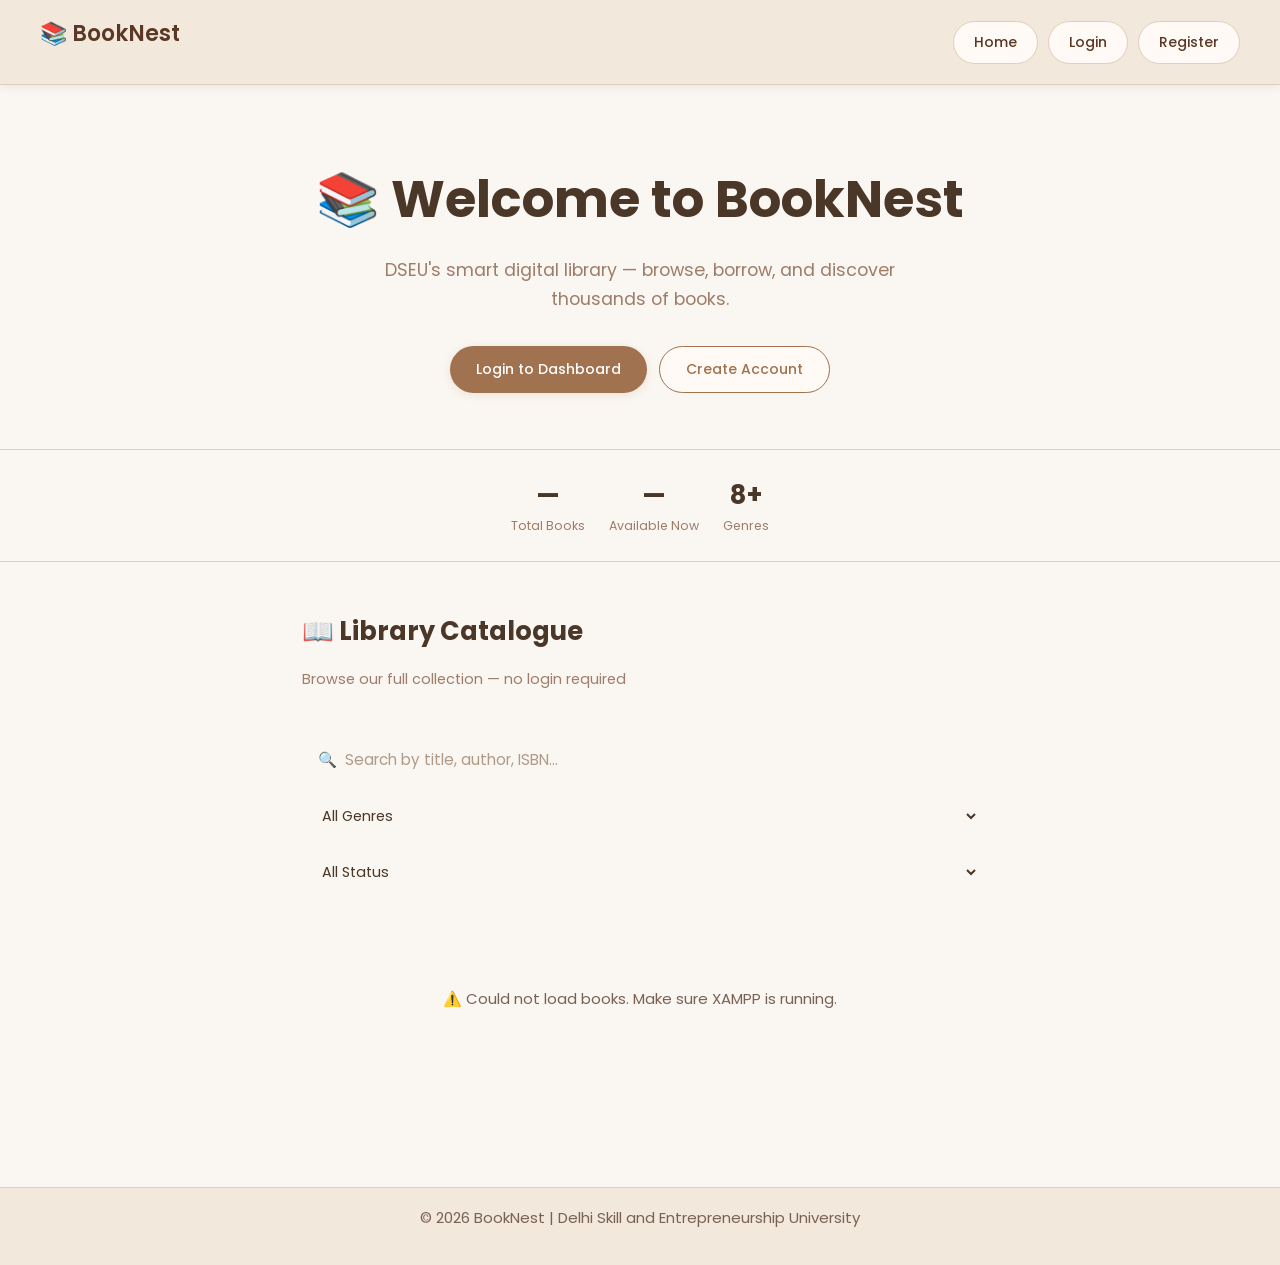
<file: index.html>
<!DOCTYPE html>
<html lang="en">

<head>
    <meta charset="UTF-8">
    <meta name="viewport" content="width=device-width, initial-scale=1.0">
    <meta name="description" content="BookNest — DSEU's smart college library management system. Browse books, manage your account, and access library resources.">
    <title>BookNest | College Library</title>
    <link rel="stylesheet" href="style.css">
    <link href="https://fonts.googleapis.com/css2?family=Poppins:wght@300;400;500;600;700&display=swap" rel="stylesheet">
    <style>
        /* ── Hero ────────────────────────────── */
        .hero {
            background: linear-gradient(135deg, var(--bn-cream) 0%, #f0e8df 100%);
            padding: 72px 24px 56px;
            text-align: center;
        }
        .hero h1 {
            font-size: clamp(2rem, 5vw, 3.2rem);
            font-weight: 700;
            color: var(--bn-brown-dark);
            margin-bottom: 14px;
        }
        .hero p {
            font-size: 1.1rem;
            color: var(--bn-brown-light);
            max-width: 520px;
            margin: 0 auto 32px;
        }
        .hero-btns { display: flex; gap: 12px; justify-content: center; flex-wrap: wrap; }
        .hero-btns .btn { min-width: 140px; }

        /* ── Books Section ───────────────────── */
        .books-section {
            padding: 48px 24px 64px;
            max-width: 1200px;
            margin: 0 auto;
        }
        .section-header {
            display: flex;
            align-items: center;
            justify-content: space-between;
            margin-bottom: 28px;
            flex-wrap: wrap;
            gap: 12px;
        }
        .section-header h2 {
            font-size: 1.6rem;
            font-weight: 700;
            color: var(--bn-brown-dark);
        }
        .section-header p { color: var(--bn-brown-light); font-size: 0.9rem; }

        /* Search bar */
        .home-search {
            display: flex;
            gap: 10px;
            margin-bottom: 32px;
            flex-wrap: wrap;
        }
        .home-search input {
            flex: 1;
            min-width: 220px;
            padding: 12px 16px;
            border: 1.5px solid var(--bn-input-border);
            border-radius: var(--r-md);
            font-size: 0.95rem;
            background: var(--bn-white);
            color: var(--bn-brown-dark);
            font-family: inherit;
            transition: border-color 0.2s;
        }
        .home-search input:focus {
            outline: none;
            border-color: var(--bn-brown);
        }
        .home-search select {
            padding: 12px 16px;
            border: 1.5px solid var(--bn-input-border);
            border-radius: var(--r-md);
            background: var(--bn-white);
            color: var(--bn-brown-dark);
            font-family: inherit;
            font-size: 0.9rem;
            cursor: pointer;
        }

        /* Book grid */
        .books-grid {
            display: grid;
            grid-template-columns: repeat(auto-fill, minmax(200px, 1fr));
            gap: 24px;
        }

        .book-card {
            background: var(--bn-white);
            border-radius: var(--r-lg);
            border: 1px solid var(--bn-border);
            overflow: hidden;
            transition: transform 0.2s, box-shadow 0.2s;
            cursor: default;
        }
        .book-card:hover {
            transform: translateY(-4px);
            box-shadow: 0 12px 32px rgba(101,67,33,0.13);
        }
        .book-cover-img {
            width: 100%;
            height: 220px;
            object-fit: cover;
            display: block;
            background: var(--bn-cream);
        }
        .book-cover-placeholder {
            width: 100%;
            height: 220px;
            display: flex;
            align-items: center;
            justify-content: center;
            font-size: 3.5rem;
            background: linear-gradient(135deg, #f5ede4 0%, #ede3d8 100%);
        }
        .book-card-body {
            padding: 14px 16px 18px;
        }
        .book-card-title {
            font-size: 0.95rem;
            font-weight: 600;
            color: var(--bn-brown-dark);
            margin-bottom: 4px;
            line-height: 1.3;
            display: -webkit-box;
            -webkit-line-clamp: 2;
            -webkit-box-orient: vertical;
            overflow: hidden;
        }
        .book-card-author {
            font-size: 0.8rem;
            color: var(--bn-brown-light);
            margin-bottom: 10px;
        }
        .book-card-meta {
            display: flex;
            align-items: center;
            justify-content: space-between;
            flex-wrap: wrap;
            gap: 6px;
        }
        .badge-genre {
            font-size: 0.7rem;
            padding: 3px 9px;
            background: var(--bn-cream);
            color: var(--bn-brown);
            border-radius: 20px;
            border: 1px solid var(--bn-border);
            font-weight: 500;
        }
        .avail-badge {
            font-size: 0.72rem;
            font-weight: 600;
            padding: 3px 9px;
            border-radius: 20px;
        }
        .avail-badge.ok  { background: #edfaf3; color: #1a7f4f; }
        .avail-badge.low { background: #fff8e6; color: #b45309; }
        .avail-badge.none { background: #fef2f2; color: #b91c1c; }

        /* Loading / empty states */
        .books-state {
            grid-column: 1 / -1;
            text-align: center;
            padding: 60px 20px;
            color: var(--bn-brown-light);
        }
        .books-state .spinner {
            width: 40px; height: 40px;
            border: 3px solid var(--bn-border);
            border-top-color: var(--bn-brown);
            border-radius: 50%;
            animation: spin 0.8s linear infinite;
            margin: 0 auto 16px;
        }
        @keyframes spin { to { transform: rotate(360deg); } }

        /* Pagination */
        .home-pagination {
            display: flex;
            gap: 8px;
            justify-content: center;
            margin-top: 36px;
            flex-wrap: wrap;
        }
        .home-pagination button {
            padding: 8px 16px;
            border: 1.5px solid var(--bn-border);
            border-radius: var(--r-sm);
            background: var(--bn-white);
            color: var(--bn-brown);
            cursor: pointer;
            font-size: 0.88rem;
            font-family: inherit;
            transition: all 0.2s;
        }
        .home-pagination button:hover,
        .home-pagination button.active {
            background: var(--bn-brown);
            color: var(--bn-white);
            border-color: var(--bn-brown);
        }
        .home-pagination button:disabled { opacity: 0.4; cursor: default; }

        /* Stats strip */
        .stats-strip {
            display: flex;
            gap: 24px;
            justify-content: center;
            flex-wrap: wrap;
            padding: 24px;
            background: var(--bn-white);
            border-top: 1px solid var(--bn-border);
            border-bottom: 1px solid var(--bn-border);
        }
        .stat-chip {
            text-align: center;
        }
        .stat-chip .val {
            font-size: 1.6rem;
            font-weight: 700;
            color: var(--bn-brown-dark);
        }
        .stat-chip .lbl {
            font-size: 0.78rem;
            color: var(--bn-brown-light);
        }
    </style>
</head>

<body>

    <!-- Navbar -->
    <nav class="navbar">
        <h2>📚 BookNest</h2>
        <div class="nav-links" id="navLinks">
            <a href="index.html">Home</a>
            <a href="login.html" id="navLogin">Login</a>
            <a href="register.html" id="navRegister">Register</a>
            <a href="dashboard.html" id="navDashboard" style="display:none">Dashboard</a>
            <a href="api/logout.php" id="navLogout" style="display:none">Logout</a>
        </div>
    </nav>

    <!-- Hero -->
    <section class="hero">
        <h1>📚 Welcome to BookNest</h1>
        <p>DSEU's smart digital library — browse, borrow, and discover thousands of books.</p>
        <div class="hero-btns">
            <button class="btn primary-btn" onclick="location.href='login.html'" id="heroBtnLogin">Login to Dashboard</button>
            <button class="btn secondary-btn" onclick="location.href='register.html'" id="heroBtnRegister">Create Account</button>
        </div>
    </section>

    <!-- Stats Strip -->
    <div class="stats-strip">
        <div class="stat-chip">
            <div class="val" id="homeStatTotal">—</div>
            <div class="lbl">Total Books</div>
        </div>
        <div class="stat-chip">
            <div class="val" id="homeStatAvailable">—</div>
            <div class="lbl">Available Now</div>
        </div>
        <div class="stat-chip">
            <div class="val" id="homeStatGenres">8+</div>
            <div class="lbl">Genres</div>
        </div>
    </div>

    <!-- Book Catalogue -->
    <section class="books-section">
        <div class="section-header">
            <div>
                <h2>📖 Library Catalogue</h2>
                <p>Browse our full collection — no login required</p>
            </div>
        </div>

        <!-- Search & Filter -->
        <div class="home-search">
            <input type="search" id="homeSearch" placeholder="🔍  Search by title, author, ISBN…" autocomplete="off">
            <select id="homeGenre">
                <option value="">All Genres</option>
                <option>Fiction</option>
                <option>Dystopian Fiction</option>
                <option>Classic Fiction</option>
                <option>Fantasy</option>
                <option>Mystery/Thriller</option>
                <option>Philosophical Fiction</option>
                <option>Science</option>
                <option>Non-Fiction</option>
                <option>History</option>
                <option>Biography</option>
                <option>Computer Science</option>
                <option>Mathematics</option>
                <option>Engineering</option>
            </select>
            <select id="homeStatus">
                <option value="">All Status</option>
                <option value="available">Available</option>
                <option value="unavailable">Fully Issued</option>
            </select>
        </div>

        <!-- Grid -->
        <div class="books-grid" id="homeGrid">
            <div class="books-state">
                <div class="spinner"></div>
                <p>Loading catalogue…</p>
            </div>
        </div>

        <!-- Pagination -->
        <div class="home-pagination" id="homePagination"></div>
    </section>

    <!-- Footer -->
    <footer class="footer">
        <p>© 2026 BookNest | Delhi Skill and Entrepreneurship University</p>
    </footer>

    <script>
    // ── Session-aware nav ─────────────────────────────────
    (function () {
        try {
            const s = JSON.parse(sessionStorage.getItem('booknest_session') || 'null');
            if (s && s.username) {
                document.getElementById('navLogin').style.display = 'none';
                document.getElementById('navRegister').style.display = 'none';
                document.getElementById('navDashboard').style.display = '';
                document.getElementById('navLogout').style.display = '';
                document.getElementById('heroBtnLogin').textContent = 'Go to Dashboard';
                document.getElementById('heroBtnLogin').onclick = () => location.href = 'dashboard.html';
                document.getElementById('heroBtnRegister').style.display = 'none';
            }
        } catch(e) {}
    })();

    // ── Catalogue ─────────────────────────────────────────
    const PER = 12;
    let currentPage = 1;
    let searchTimer;

    async function loadCatalogue(page = 1) {
        currentPage = page;
        const grid  = document.getElementById('homeGrid');
        const q     = document.getElementById('homeSearch').value.trim();
        const genre = document.getElementById('homeGenre').value;
        const status = document.getElementById('homeStatus').value;

        grid.innerHTML = `<div class="books-state"><div class="spinner"></div><p>Loading catalogue…</p></div>`;

        const params = new URLSearchParams({ action: 'list', page, per: PER });
        if (genre)  params.set('genre', genre);
        if (status) params.set('status', status);
        if (q)      params.set('q', q);

        try {
            const res  = await fetch('api/books.php?' + params);
            const data = await res.json();
            if (!data.success) throw new Error(data.message);

            // Stats
            if (page === 1 && !genre && !status && !q) {
                document.getElementById('homeStatTotal').textContent = data.meta.total;
            }

            renderGrid(data.data);
            renderPagination(data.meta);
        } catch (e) {
            grid.innerHTML = `<div class="books-state"><p>⚠️ Could not load books. Make sure XAMPP is running.</p></div>`;
        }
    }

    function renderGrid(books) {
        const grid = document.getElementById('homeGrid');
        if (!books || books.length === 0) {
            grid.innerHTML = `<div class="books-state"><p>📭 No books found matching your search.</p></div>`;
            return;
        }
        grid.innerHTML = books.map(b => {
            const avail = parseInt(b.available);
            const total = parseInt(b.total_copies);
            const pct   = total > 0 ? avail / total : 0;
            const cls   = avail === 0 ? 'none' : pct <= 0.25 ? 'low' : 'ok';
            const label = avail === 0 ? 'Fully Issued' : `${avail} / ${total} Available`;

            const coverHtml = b.cover_url
                ? `<img class="book-cover-img" src="${esc(b.cover_url)}" alt="Cover of ${esc(b.title)}" loading="lazy" onerror="this.style.display='none';this.nextElementSibling.style.display='flex'">`
                : '';
            const placeholder = `<div class="book-cover-placeholder" ${b.cover_url ? 'style="display:none"' : ''}>📚</div>`;

            return `
            <div class="book-card">
                ${coverHtml}${placeholder}
                <div class="book-card-body">
                    <div class="book-card-title">${esc(b.title)}</div>
                    <div class="book-card-author">by ${esc(b.author)}</div>
                    <div class="book-card-meta">
                        ${b.genre ? `<span class="badge-genre">${esc(b.genre)}</span>` : '<span></span>'}
                        <span class="avail-badge ${cls}">${label}</span>
                    </div>
                </div>
            </div>`;
        }).join('');
    }

    function renderPagination(meta) {
        const el  = document.getElementById('homePagination');
        const { page, total_pages } = meta;
        if (total_pages <= 1) { el.innerHTML = ''; return; }

        let html = `<button ${page<=1?'disabled':''} onclick="loadCatalogue(${page-1})">← Prev</button>`;
        for (let i = 1; i <= total_pages; i++) {
            if (total_pages > 7 && Math.abs(i - page) > 2 && i !== 1 && i !== total_pages) {
                if (i === 2 || i === total_pages - 1) html += `<button disabled>…</button>`;
                continue;
            }
            html += `<button class="${i===page?'active':''}" onclick="loadCatalogue(${i})">${i}</button>`;
        }
        html += `<button ${page>=total_pages?'disabled':''} onclick="loadCatalogue(${page+1})">Next →</button>`;
        el.innerHTML = html;
    }

    function esc(str) {
        return String(str ?? '').replace(/&/g,'&amp;').replace(/</g,'&lt;').replace(/>/g,'&gt;').replace(/"/g,'&quot;');
    }

    // ── Events ────────────────────────────────────────────
    document.getElementById('homeSearch').addEventListener('input', e => {
        clearTimeout(searchTimer);
        searchTimer = setTimeout(() => loadCatalogue(1), 300);
    });
    document.getElementById('homeGenre').addEventListener('change', () => loadCatalogue(1));
    document.getElementById('homeStatus').addEventListener('change', () => loadCatalogue(1));

    // ── Load stats separately ─────────────────────────────
    async function loadStats() {
        try {
            const r1 = await fetch('api/books.php?action=list&per=1');
            const d1 = await r1.json();
            if (d1.success) document.getElementById('homeStatTotal').textContent = d1.meta.total;

            const r2 = await fetch('api/books.php?action=list&per=1&status=available');
            const d2 = await r2.json();
            if (d2.success) document.getElementById('homeStatAvailable').textContent = d2.meta.total;
        } catch(e) {}
    }

    loadCatalogue(1);
    loadStats();
    </script>

</body>
</html>
</file>
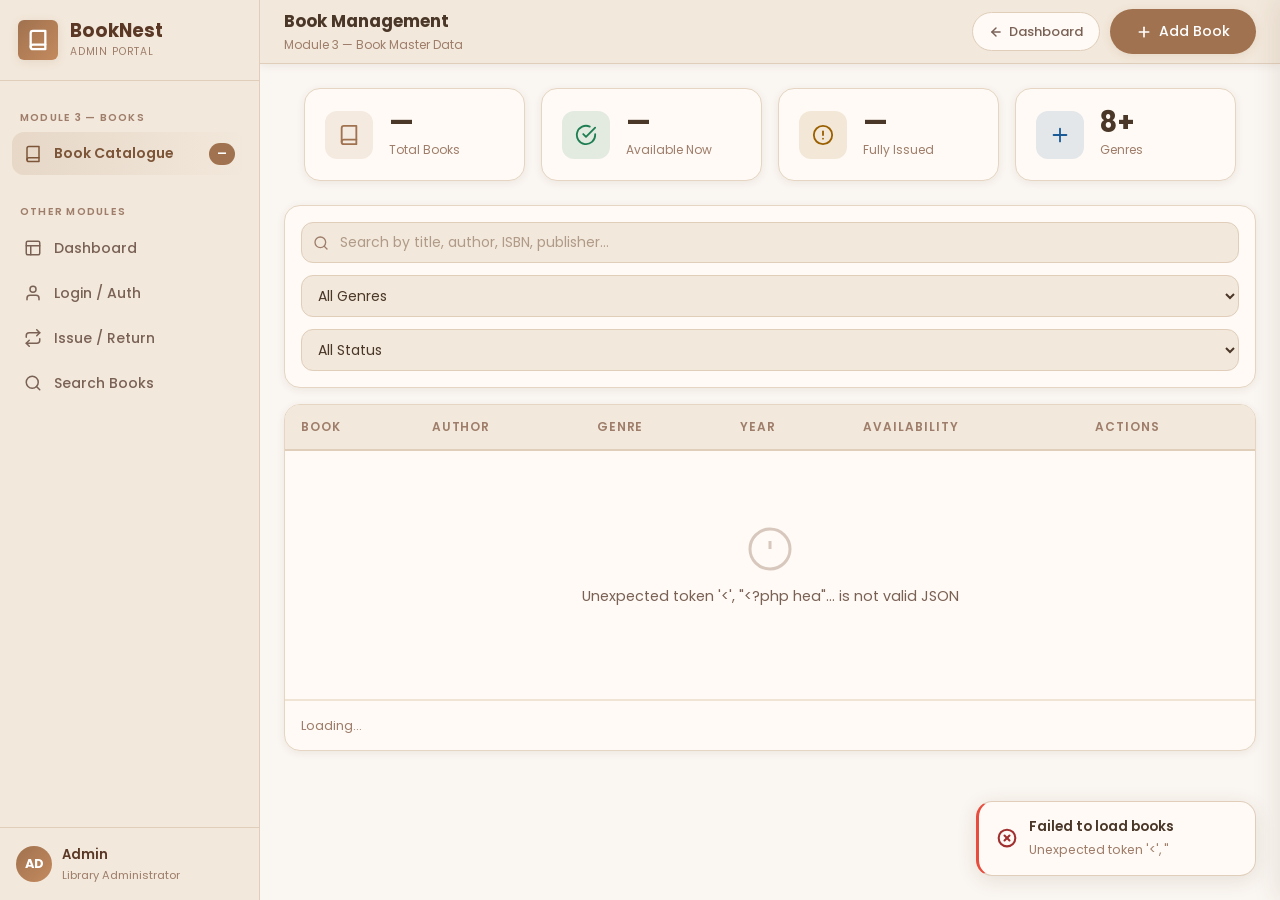
<file: admin/index.html>
<!DOCTYPE html>
<html lang="en">
<head>
  <meta charset="UTF-8" />
  <meta name="viewport" content="width=device-width, initial-scale=1.0" />
  <meta name="description" content="BookNest Admin Dashboard — Manage the college library catalogue: add, edit, delete, search and browse books." />
  <title>BookNest | Admin Book Management</title>
  <link rel="stylesheet" href="../style.css" />
</head>
<body class="admin-body">

<!-- ═══════════════════════════════════════════════════
     SIDEBAR
════════════════════════════════════════════════════════ -->
<aside class="admin-sidebar" id="sidebar" role="navigation" aria-label="Admin navigation">
  <div class="sidebar-logo">
    <div class="logo-icon" aria-hidden="true">
      <svg xmlns="http://www.w3.org/2000/svg" width="22" height="22" viewBox="0 0 24 24" fill="none"
           stroke="currentColor" stroke-width="2.5" stroke-linecap="round" stroke-linejoin="round">
        <path d="M4 19.5A2.5 2.5 0 0 1 6.5 17H20"/><path d="M6.5 2H20v20H6.5A2.5 2.5 0 0 1 4 19.5v-15A2.5 2.5 0 0 1 6.5 2z"/>
      </svg>
    </div>
    <div class="logo-text">
      <span>BookNest</span>
      <small>Admin Portal</small>
    </div>
  </div>

  <nav class="sidebar-nav">
    <div class="nav-section-label">Module 3 — Books</div>

    <div class="nav-item active" id="navBooks" role="button" tabindex="0" aria-current="page">
      <svg xmlns="http://www.w3.org/2000/svg" width="18" height="18" viewBox="0 0 24 24" fill="none"
           stroke="currentColor" stroke-width="2" stroke-linecap="round" stroke-linejoin="round">
        <path d="M4 19.5A2.5 2.5 0 0 1 6.5 17H20"/><path d="M6.5 2H20v20H6.5A2.5 2.5 0 0 1 4 19.5v-15A2.5 2.5 0 0 1 6.5 2z"/>
      </svg>
      Book Catalogue
      <span class="badge" id="navBooksBadge">—</span>
    </div>

    <div class="nav-section-label" style="margin-top:16px">Other Modules</div>

    <a class="nav-item" href="../dashboard.html" id="navModule1">
      <svg xmlns="http://www.w3.org/2000/svg" width="18" height="18" viewBox="0 0 24 24" fill="none"
           stroke="currentColor" stroke-width="2" stroke-linecap="round" stroke-linejoin="round">
        <rect x="3" y="3" width="18" height="18" rx="2"/><path d="M3 9h18M9 21V9"/>
      </svg>
      Dashboard
    </a>

    <a class="nav-item" href="../login.html" id="navModule2">
      <svg xmlns="http://www.w3.org/2000/svg" width="18" height="18" viewBox="0 0 24 24" fill="none"
           stroke="currentColor" stroke-width="2" stroke-linecap="round" stroke-linejoin="round">
        <path d="M20 21v-2a4 4 0 0 0-4-4H8a4 4 0 0 0-4 4v2"/><circle cx="12" cy="7" r="4"/>
      </svg>
      Login / Auth
    </a>

    <a class="nav-item" href="../issue_return.html" id="navModule4">
      <svg xmlns="http://www.w3.org/2000/svg" width="18" height="18" viewBox="0 0 24 24" fill="none"
           stroke="currentColor" stroke-width="2" stroke-linecap="round" stroke-linejoin="round">
        <polyline points="17 1 21 5 17 9"/><path d="M3 11V9a4 4 0 0 1 4-4h14M7 23l-4-4 4-4"/><path d="M21 13v2a4 4 0 0 1-4 4H3"/>
      </svg>
      Issue / Return
    </a>

    <a class="nav-item" href="../search_books.html" id="navSearch">
      <svg xmlns="http://www.w3.org/2000/svg" width="18" height="18" viewBox="0 0 24 24" fill="none"
           stroke="currentColor" stroke-width="2" stroke-linecap="round" stroke-linejoin="round">
        <circle cx="11" cy="11" r="8"/><line x1="21" y1="21" x2="16.65" y2="16.65"/>
      </svg>
      Search Books
    </a>
  </nav>

  <div class="sidebar-footer">
    <div class="admin-avatar" aria-hidden="true">AD</div>
    <div class="admin-info">
      <div class="name">Admin</div>
      <div class="role">Library Administrator</div>
    </div>
  </div>
</aside>

<!-- ═══════════════════════════════════════════════════
     MAIN WRAPPER
════════════════════════════════════════════════════════ -->
<div class="main-wrapper">

  <!-- Top Bar -->
  <header class="topbar" role="banner">
    <button class="hamburger" id="hamburger" aria-label="Toggle sidebar" aria-expanded="false">
      <span></span><span></span><span></span>
    </button>
    <div class="topbar-title">
      Book Management
      <div class="topbar-subtitle">Module 3 — Book Master Data</div>
    </div>
    <div class="topbar-actions">
      <a class="back-link" href="../dashboard.html">
        <svg xmlns="http://www.w3.org/2000/svg" width="14" height="14" viewBox="0 0 24 24" fill="none"
             stroke="currentColor" stroke-width="2.5" stroke-linecap="round" stroke-linejoin="round">
          <line x1="19" y1="12" x2="5" y2="12"/><polyline points="12 19 5 12 12 5"/>
        </svg>
        Dashboard
      </a>
      <button class="btn btn-primary" id="btnAddBook" aria-label="Add new book">
        <svg xmlns="http://www.w3.org/2000/svg" width="16" height="16" viewBox="0 0 24 24" fill="none"
             stroke="currentColor" stroke-width="2.5" stroke-linecap="round" stroke-linejoin="round">
          <line x1="12" y1="5" x2="12" y2="19"/><line x1="5" y1="12" x2="19" y2="12"/>
        </svg>
        Add Book
      </button>
    </div>
  </header>

  <!-- Content -->
  <main class="content" id="mainContent" role="main">

    <!-- Stats Cards -->
    <section class="stats-grid" aria-label="Library statistics">
      <div class="stat-card">
        <div class="stat-icon purple" aria-hidden="true">
          <svg xmlns="http://www.w3.org/2000/svg" width="22" height="22" viewBox="0 0 24 24" fill="none"
               stroke="currentColor" stroke-width="2" stroke-linecap="round" stroke-linejoin="round">
            <path d="M4 19.5A2.5 2.5 0 0 1 6.5 17H20"/><path d="M6.5 2H20v20H6.5A2.5 2.5 0 0 1 4 19.5v-15A2.5 2.5 0 0 1 6.5 2z"/>
          </svg>
        </div>
        <div class="stat-info">
          <div class="value" id="statTotalBooks">—</div>
          <div class="label">Total Books</div>
        </div>
      </div>
      <div class="stat-card">
        <div class="stat-icon green" aria-hidden="true">
          <svg xmlns="http://www.w3.org/2000/svg" width="22" height="22" viewBox="0 0 24 24" fill="none"
               stroke="currentColor" stroke-width="2" stroke-linecap="round" stroke-linejoin="round">
            <path d="M22 11.08V12a10 10 0 1 1-5.93-9.14"/><polyline points="22 4 12 14.01 9 11.01"/>
          </svg>
        </div>
        <div class="stat-info">
          <div class="value" id="statAvailable">—</div>
          <div class="label">Available Now</div>
        </div>
      </div>
      <div class="stat-card">
        <div class="stat-icon amber" aria-hidden="true">
          <svg xmlns="http://www.w3.org/2000/svg" width="22" height="22" viewBox="0 0 24 24" fill="none"
               stroke="currentColor" stroke-width="2" stroke-linecap="round" stroke-linejoin="round">
            <circle cx="12" cy="12" r="10"/><line x1="12" y1="8" x2="12" y2="12"/><line x1="12" y1="16" x2="12.01" y2="16"/>
          </svg>
        </div>
        <div class="stat-info">
          <div class="value" id="statUnavailable">—</div>
          <div class="label">Fully Issued</div>
        </div>
      </div>
      <div class="stat-card">
        <div class="stat-icon blue" aria-hidden="true">
          <svg xmlns="http://www.w3.org/2000/svg" width="22" height="22" viewBox="0 0 24 24" fill="none"
               stroke="currentColor" stroke-width="2" stroke-linecap="round" stroke-linejoin="round">
            <line x1="12" y1="5" x2="12" y2="19"/><line x1="5" y1="12" x2="19" y2="12"/>
          </svg>
        </div>
        <div class="stat-info">
          <div class="value" id="statGenres">—</div>
          <div class="label">Genres</div>
        </div>
      </div>
    </section>

    <!-- Toolbar -->
    <div class="books-toolbar" role="search" aria-label="Book search and filters">
      <div class="search-wrap">
        <svg xmlns="http://www.w3.org/2000/svg" width="16" height="16" viewBox="0 0 24 24" fill="none"
             stroke="currentColor" stroke-width="2" stroke-linecap="round" stroke-linejoin="round" aria-hidden="true">
          <circle cx="11" cy="11" r="8"/><line x1="21" y1="21" x2="16.65" y2="16.65"/>
        </svg>
        <input
          type="search"
          id="searchInput"
          placeholder="Search by title, author, ISBN, publisher…"
          autocomplete="off"
          aria-label="Search books"
        />
      </div>

      <select class="filter-select" id="genreFilter" aria-label="Filter by genre">
        <option value="">All Genres</option>
        <option value="Fiction">Fiction</option>
        <option value="Dystopian Fiction">Dystopian Fiction</option>
        <option value="Classic Fiction">Classic Fiction</option>
        <option value="Fantasy">Fantasy</option>
        <option value="Mystery/Thriller">Mystery / Thriller</option>
        <option value="Philosophical Fiction">Philosophical Fiction</option>
        <option value="Science">Science</option>
        <option value="Non-Fiction">Non-Fiction</option>
        <option value="History">History</option>
        <option value="Biography">Biography</option>
        <option value="Computer Science">Computer Science</option>
        <option value="Mathematics">Mathematics</option>
        <option value="Engineering">Engineering</option>
      </select>

      <select class="filter-select" id="statusFilter" aria-label="Filter by availability">
        <option value="">All Status</option>
        <option value="available">Available</option>
        <option value="unavailable">Fully Issued</option>
      </select>
    </div>

    <!-- Book Table -->
    <div class="table-card" role="region" aria-label="Books catalogue">
      <div class="table-scroll">
        <table class="books-table" id="booksTable">
          <thead>
            <tr>
              <th data-col="title" scope="col">Book</th>
              <th data-col="author" scope="col">Author</th>
              <th data-col="genre" scope="col">Genre</th>
              <th data-col="year" scope="col">Year</th>
              <th data-col="available" scope="col">Availability</th>
              <th scope="col">Actions</th>
            </tr>
          </thead>
          <tbody id="booksTableBody">
            <tr>
              <td colspan="6">
                <div class="table-loading">
                  <div class="spinner"></div>
                  <p>Loading books…</p>
                </div>
              </td>
            </tr>
          </tbody>
        </table>
      </div>

      <!-- Pagination -->
      <div class="pagination" id="paginationBar" role="navigation" aria-label="Table pagination">
        <div class="pagination-info">Loading…</div>
        <div class="pagination-controls"></div>
      </div>
    </div>

  </main><!-- /main -->
</div><!-- /main-wrapper -->


<!-- ═══════════════════════════════════════════════════
     ADD / EDIT BOOK MODAL
════════════════════════════════════════════════════════ -->
<div class="modal-overlay" id="bookModal" role="dialog" aria-modal="true" aria-labelledby="modalTitle">
  <div class="modal">

    <div class="modal-header">
      <div>
        <h2 class="modal-title" id="modalTitle">Add New Book</h2>
        <p class="modal-subtitle" id="modalSubtitle">Fill in the details below to add a book to the catalogue</p>
      </div>
      <button class="modal-close" data-close-modal="bookModal" aria-label="Close modal">
        <svg xmlns="http://www.w3.org/2000/svg" width="16" height="16" viewBox="0 0 24 24" fill="none"
             stroke="currentColor" stroke-width="2.5" stroke-linecap="round" stroke-linejoin="round">
          <line x1="18" y1="6" x2="6" y2="18"/><line x1="6" y1="6" x2="18" y2="18"/>
        </svg>
      </button>
    </div>

    <form class="modal-body" id="bookForm" novalidate autocomplete="off">
      <div class="form-grid">

        <!-- ISBN -->
        <div class="form-group">
          <label class="form-label" for="fieldIsbn">ISBN <span class="required">*</span></label>
          <input type="text" id="fieldIsbn" class="form-control" data-validate="isbn"
                 placeholder="e.g. 978-0-06-112008-4" maxlength="20" />
          <div class="form-error" data-error="isbn"></div>
          <div class="form-hint">ISBN-10 or ISBN-13 accepted</div>
        </div>

        <!-- Year -->
        <div class="form-group">
          <label class="form-label" for="fieldYear">Publication Year</label>
          <input type="number" id="fieldYear" class="form-control" data-validate="year"
                 placeholder="e.g. 2023" min="1000" max="2030" />
          <div class="form-error" data-error="year"></div>
        </div>

        <!-- Title -->
        <div class="form-group full">
          <label class="form-label" for="fieldTitle">Book Title <span class="required">*</span></label>
          <input type="text" id="fieldTitle" class="form-control" data-validate="title"
                 placeholder="Enter the full book title" maxlength="255" />
          <div class="form-error" data-error="title"></div>
        </div>

        <!-- Author -->
        <div class="form-group">
          <label class="form-label" for="fieldAuthor">Author <span class="required">*</span></label>
          <input type="text" id="fieldAuthor" class="form-control" data-validate="author"
                 placeholder="e.g. J.K. Rowling" maxlength="255" />
          <div class="form-error" data-error="author"></div>
        </div>

        <!-- Publisher -->
        <div class="form-group">
          <label class="form-label" for="fieldPublisher">Publisher</label>
          <input type="text" id="fieldPublisher" class="form-control" data-validate="publisher"
                 placeholder="e.g. Penguin Books" maxlength="255" />
          <div class="form-error" data-error="publisher"></div>
        </div>

        <!-- Genre -->
        <div class="form-group">
          <label class="form-label" for="fieldGenre">Genre</label>
          <select id="fieldGenre" class="form-control filter-select" data-validate="genre">
            <option value="">— Select Genre —</option>
            <option value="Fiction">Fiction</option>
            <option value="Dystopian Fiction">Dystopian Fiction</option>
            <option value="Classic Fiction">Classic Fiction</option>
            <option value="Fantasy">Fantasy</option>
            <option value="Mystery/Thriller">Mystery / Thriller</option>
            <option value="Philosophical Fiction">Philosophical Fiction</option>
            <option value="Science">Science</option>
            <option value="Non-Fiction">Non-Fiction</option>
            <option value="History">History</option>
            <option value="Biography">Biography</option>
            <option value="Computer Science">Computer Science</option>
            <option value="Mathematics">Mathematics</option>
            <option value="Engineering">Engineering</option>
            <option value="Other">Other</option>
          </select>
          <div class="form-error" data-error="genre"></div>
        </div>

        <!-- Total Copies -->
        <div class="form-group">
          <label class="form-label" for="fieldTotal_copies">Total Copies <span class="required">*</span></label>
          <input type="number" id="fieldTotal_copies" class="form-control" data-validate="total_copies"
                 placeholder="e.g. 5" min="1" max="9999" value="1" />
          <div class="form-error" data-error="total_copies"></div>
        </div>

        <!-- Available (edit only) -->
        <div class="form-group" style="display:none">
          <label class="form-label" for="fieldAvailable">Available Copies</label>
          <input type="number" id="fieldAvailable" class="form-control" data-validate="available"
                 placeholder="e.g. 3" min="0" max="9999" />
          <div class="form-error" data-error="available"></div>
          <div class="form-hint">Must not exceed total copies</div>
        </div>

        <!-- Cover URL + Preview -->
        <div class="form-group full">
          <label class="form-label" for="fieldCover_url">Cover Image URL</label>
          <div class="cover-preview-wrap">
            <div class="cover-preview" id="formCoverPreview">📚</div>
            <div style="flex:1">
              <input type="url" id="fieldCover_url" class="form-control" data-validate="cover_url"
                     placeholder="https://… (leave blank for default)" />
              <div class="form-error" data-error="cover_url"></div>
              <div class="form-hint">Paste a direct image URL for the book cover</div>
            </div>
          </div>
        </div>

        <!-- Description -->
        <div class="form-group full">
          <label class="form-label" for="fieldDescription">Description / Summary</label>
          <textarea id="fieldDescription" class="form-control" data-validate="description"
                    placeholder="Short book summary or description…" rows="3" maxlength="2000"></textarea>
          <div class="form-error" data-error="description"></div>
        </div>

      </div><!-- /form-grid -->
    </form>

    <div class="modal-footer">
      <button class="btn btn-ghost" data-close-modal="bookModal">Cancel</button>
      <button class="btn btn-primary" id="btnSaveBook" form="bookForm" type="submit">
        <svg xmlns="http://www.w3.org/2000/svg" width="15" height="15" viewBox="0 0 24 24" fill="none"
             stroke="currentColor" stroke-width="2.5" stroke-linecap="round" stroke-linejoin="round">
          <path d="M19 21H5a2 2 0 0 1-2-2V5a2 2 0 0 1 2-2h11l5 5v11a2 2 0 0 1-2 2z"/>
          <polyline points="17 21 17 13 7 13 7 21"/><polyline points="7 3 7 8 15 8"/>
        </svg>
        Add Book
      </button>
    </div>

  </div>
</div>


<!-- ═══════════════════════════════════════════════════
     DELETE CONFIRM MODAL
════════════════════════════════════════════════════════ -->
<div class="modal-overlay" id="deleteModal" role="dialog" aria-modal="true" aria-labelledby="deleteTitleHeading">
  <div class="modal confirm-modal">
    <div class="modal-body" style="padding-top:24px">
      <div class="confirm-icon" aria-hidden="true">
        <svg xmlns="http://www.w3.org/2000/svg" width="28" height="28" viewBox="0 0 24 24" fill="none"
             stroke="currentColor" stroke-width="2" stroke-linecap="round" stroke-linejoin="round">
          <polyline points="3 6 5 6 21 6"/><path d="M19 6l-1 14a2 2 0 0 1-2 2H8a2 2 0 0 1-2-2L5 6"/>
          <path d="M10 11v6"/><path d="M14 11v6"/>
          <path d="M9 6V4a1 1 0 0 1 1-1h4a1 1 0 0 1 1 1v2"/>
        </svg>
      </div>
      <h2 class="confirm-title" id="deleteTitleHeading">Delete Book?</h2>
      <p class="confirm-msg">
        You are about to permanently delete<br>
        <span class="confirm-book" id="deleteBookTitle"></span><br>
        This action cannot be undone.
      </p>
    </div>
    <div class="modal-footer" style="justify-content:center;padding-bottom:24px">
      <button class="btn btn-ghost" data-close-modal="deleteModal">Cancel</button>
      <button class="btn btn-danger" id="btnConfirmDelete">Yes, Delete</button>
    </div>
  </div>
</div>


<!-- ═══════════════════════════════════════════════════
     BOOK DETAIL VIEW PANEL
════════════════════════════════════════════════════════ -->
<div class="view-panel-overlay" id="viewPanelOverlay" aria-hidden="true"></div>
<aside class="view-panel" id="viewPanel" role="complementary" aria-label="Book details">
  <div class="view-panel-header">
    <h2 class="view-panel-title">Book Details</h2>
    <button class="modal-close" id="btnClosePanel" aria-label="Close details panel">
      <svg xmlns="http://www.w3.org/2000/svg" width="16" height="16" viewBox="0 0 24 24" fill="none"
           stroke="currentColor" stroke-width="2.5" stroke-linecap="round" stroke-linejoin="round">
        <line x1="18" y1="6" x2="6" y2="18"/><line x1="6" y1="6" x2="18" y2="18"/>
      </svg>
    </button>
  </div>

  <div class="view-book-cover" id="viewCover" aria-hidden="true">📚</div>

  <div class="detail-row">
    <div class="detail-label">Title</div>
    <div class="detail-value" id="viewTitle">—</div>
  </div>
  <div class="detail-grid">
    <div class="detail-row">
      <div class="detail-label">Author</div>
      <div class="detail-value" id="viewAuthor">—</div>
    </div>
    <div class="detail-row">
      <div class="detail-label">Year</div>
      <div class="detail-value" id="viewYear">—</div>
    </div>
    <div class="detail-row">
      <div class="detail-label">Publisher</div>
      <div class="detail-value" id="viewPublisher">—</div>
    </div>
    <div class="detail-row">
      <div class="detail-label">Genre</div>
      <div class="detail-value" id="viewGenre">—</div>
    </div>
    <div class="detail-row">
      <div class="detail-label">ISBN</div>
      <div class="detail-value" id="viewIsbn" style="font-family:monospace;font-size:0.82rem">—</div>
    </div>
    <div class="detail-row">
      <div class="detail-label">Copies</div>
      <div class="detail-value" id="viewCopies">—</div>
    </div>
  </div>
  <div class="detail-row">
    <div class="detail-label">Description</div>
    <div class="detail-value" id="viewDesc" style="font-size:0.85rem;color:var(--clr-text-muted);line-height:1.6">—</div>
  </div>
  <div class="detail-row">
    <div class="detail-label">Added On</div>
    <div class="detail-value" id="viewAdded" style="font-size:0.82rem;color:var(--clr-text-muted)">—</div>
  </div>
</aside>


<!-- ═══════════════════════════════════════════════════
     TOAST CONTAINER
════════════════════════════════════════════════════════ -->
<div class="toast-container" id="toastContainer" aria-live="polite" role="status"></div>


<!-- ═══════════════════════════════════════════════════
     SCRIPTS (order matters)
════════════════════════════════════════════════════════ -->
<script src="../js/ui.js"></script>
<script src="../js/validate.js"></script>
<script src="../js/books.js"></script>

<script>
  // Update nav badge from stat
  document.addEventListener('DOMContentLoaded', () => {
    const observer = new MutationObserver(() => {
      const total = document.getElementById('statTotalBooks').textContent;
      document.getElementById('navBooksBadge').textContent = total;
    });
    observer.observe(document.getElementById('statTotalBooks'), { childList: true });

    // Update genre stat (unique count)
    setTimeout(() => {
      document.getElementById('statGenres').textContent = '8+';
    }, 800);

    // Save button text mirrors modal title
    const bookModal = document.getElementById('bookModal');
    const saveBtn   = document.getElementById('btnSaveBook');
    const modalTitle = document.getElementById('modalTitle');
    const observer2 = new MutationObserver(() => {
      saveBtn.childNodes[saveBtn.childNodes.length - 1].textContent =
        modalTitle.textContent.includes('Edit') ? ' Save Changes' : ' Add Book';
    });
    observer2.observe(modalTitle, { childList: true, characterData: true, subtree: true });
  });
</script>

</body>
</html>
</file>
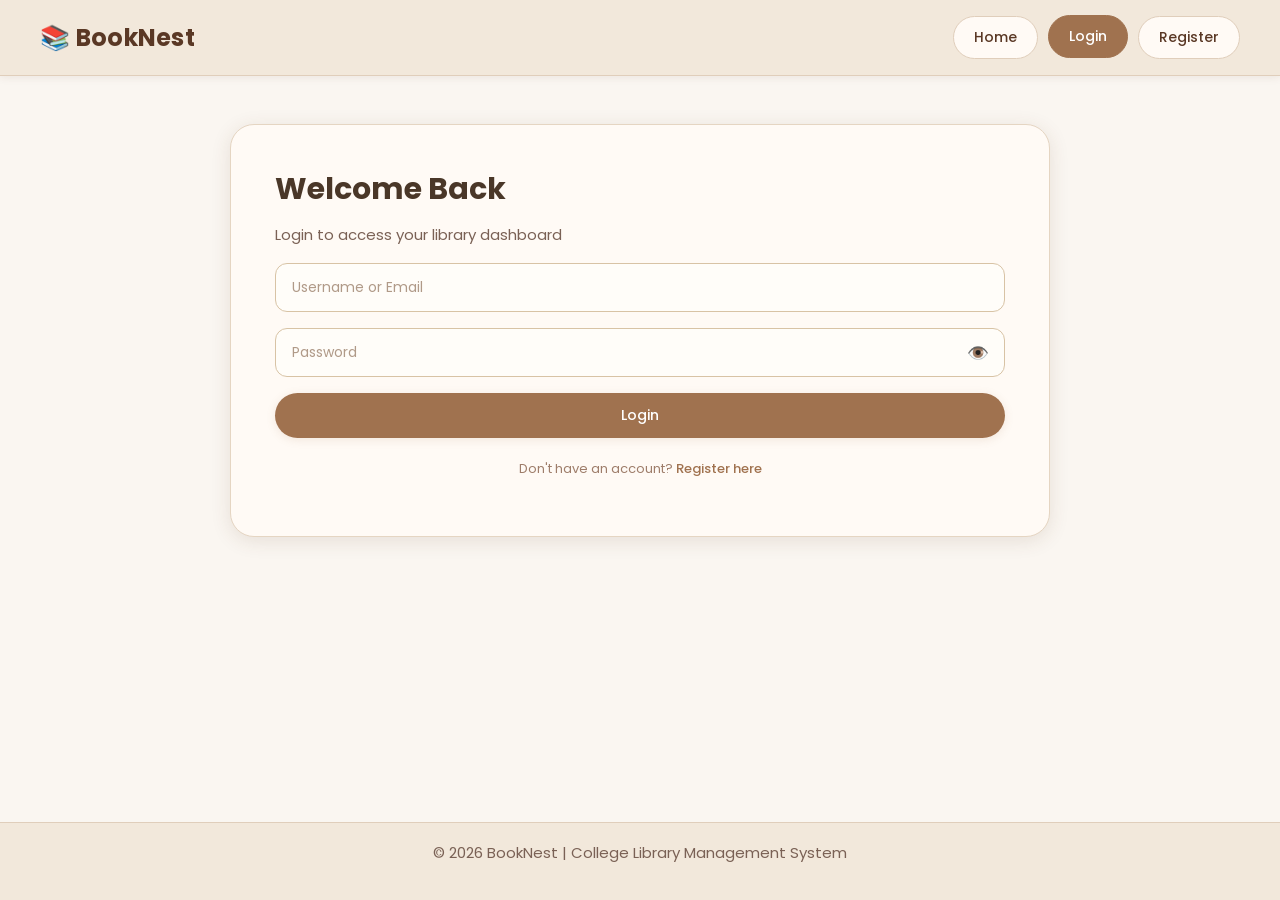
<file: account.html>
<!DOCTYPE html>
<html lang="en">

<head>
    <meta charset="UTF-8">
    <meta name="viewport" content="width=device-width, initial-scale=1.0">
    <meta name="description" content="Your BookNest account — profile and borrowed materials.">
    <title>User Account | BookNest</title>
    <link rel="stylesheet" href="style.css">
    <script defer src="script.js"></script>

    <script src="js/auth.js"></script>
    <script src="js/session-guard.js"></script>
</head>

<body>


    <header class="navbar">
        <div class="logo">📚 BookNest</div>

        <nav class="nav-links" id="navLinks">
            <a href="index.html">Home</a>
            <a href="dashboard.html">Dashboard</a>
            <a href="login.html" class="logout-btn">Logout</a>
        </nav>
        <button class="menu-toggle" id="menuToggle" aria-label="Toggle menu">☰</button>
    </header>


    <section class="account-section">
        <div class="account-container">

            <h1>My Account</h1>
            <p>Manage your personal library profile and borrowed materials.</p>

            <div class="profile-card">
                <h2>👤 User Profile</h2>
                <p><strong>Name:</strong> <span data-auth="fullname"></span></p>
                <p><strong>User ID:</strong> <span data-auth="id"></span></p>
                <p><strong>Email:</strong> <span data-auth="email"></span></p>
                <p><strong>Role:</strong> <span data-auth="role"></span></p>
            </div>


            <div class="borrowed-books">
                <h2>📚 Borrowed Materials</h2>

                <table class="books-table">
                    <thead>
                        <tr>
                            <th>Book ID</th>
                            <th>Material Name</th>
                            <th>Issue Date</th>
                            <th>Return Date</th>
                            <th>Status</th>
                        </tr>
                    </thead>

                    <tbody>
                        <tr>
                            <td colspan="5" style="text-align:center; color:#999; padding: 24px;">No books currently borrowed.</td>
                        </tr>
                    </tbody>
                </table>
            </div>

            <div class="account-actions">
                <button onclick="location.href='dashboard.html'" class="btn primary-btn">
                    Back to Dashboard
                </button>

                <button class="btn secondary-btn logout-btn">
                    Logout
                </button>
            </div>

        </div>
    </section>

    <!-- Footer -->
    <footer class="footer">
        <p>© 2026 BookNest | College Library Management System</p>
    </footer>

    <script>
        document.addEventListener('DOMContentLoaded', async () => {
            const session = Auth.getSession();
            if (!session) return;

            try {
                const response = await fetch(`api/circulation.php?action=user_books&user_id=${session.id}`);
                const result = await response.json();
                
                const tbody = document.querySelector('.books-table tbody');
                
                if (result.success && result.data && result.data.length > 0) {
                    tbody.innerHTML = '';
                    result.data.forEach(book => {
                        const isReturned = book.return_date !== null;
                        let statusText = isReturned ? '<span style="color:var(--bn-primary)">Returned</span>' : '<span style="color:var(--bn-danger)">Issued</span>';
                        if (!isReturned) {
                            const due = new Date(book.due_date);
                            const now = new Date();
                            if (now > due) {
                                statusText = '<span style="color:var(--bn-danger)">Overdue</span>';
                            }
                        }
                        
                        const tr = document.createElement('tr');
                        tr.innerHTML = `
                            <td>${book.book_id}</td>
                            <td>${book.material_name}</td>
                            <td>${book.issue_date}</td>
                            <td>${book.return_date || book.due_date + ' (Due)'}</td>
                            <td>${statusText}</td>
                        `;
                        tbody.appendChild(tr);
                    });
                } else {
                    tbody.innerHTML = `<tr><td colspan="5" style="text-align:center; color:#999; padding: 24px;">No books currently borrowed.</td></tr>`;
                }
            } catch (err) {
                console.error('Error fetching borrowed books:', err);
                const tbody = document.querySelector('.books-table tbody');
                tbody.innerHTML = `<tr><td colspan="5" style="text-align:center; color:var(--bn-danger); padding: 24px;">Failed to load borrowed books.</td></tr>`;
            }
        });
    </script>
</body>

</html>
</file>
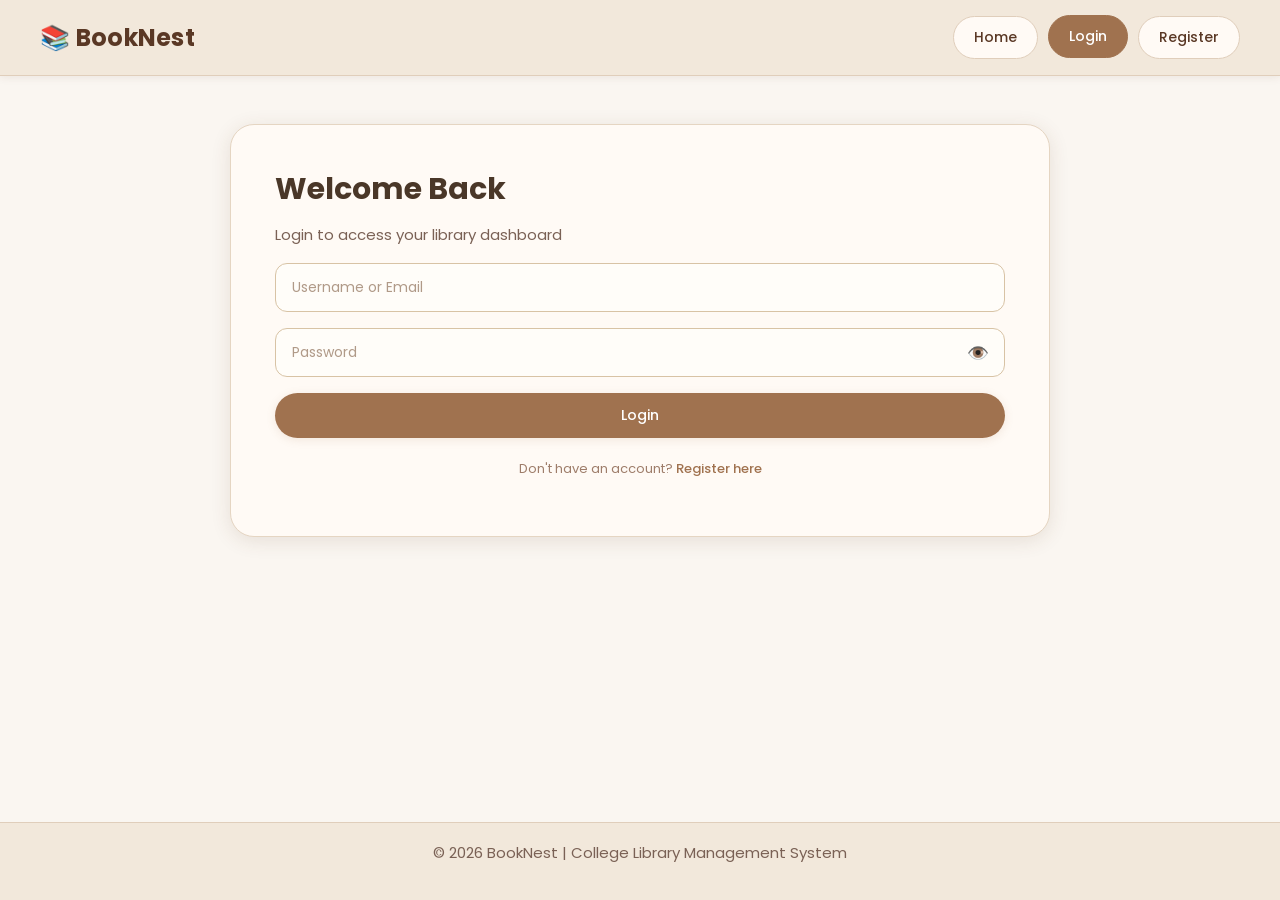
<file: add_books.html>
<!-- add_books.html — Admin only: redirects to Module 3 Admin Dashboard -->
<!DOCTYPE html>
<html lang="en">

<head>
    <meta charset="UTF-8">
    <meta name="viewport" content="width=device-width, initial-scale=1.0">
    <meta name="description" content="Add books to the library — BookNest Admin.">
    <title>Add Books | BookNest</title>
    <link rel="stylesheet" href="style.css">

    <!-- Module 2: Session Guard (admin only) -->
    <script src="js/auth.js"></script>
    <script src="js/session-guard.js"></script>

    <!-- Auto-redirect to admin dashboard -->
    <script>
        window.addEventListener('DOMContentLoaded', function () {
            // Small delay so user sees the redirect message
            setTimeout(function () {
                window.location.href = 'admin/';
            }, 1800);
        });
    </script>
</head>

<body>

    <!-- Navbar -->
    <header class="navbar">
        <div class="logo">📚 BookNest</div>
        <nav class="nav-links" id="navLinks">
            <a href="index.html">Home</a>
            <a href="dashboard.html">Dashboard</a>
            <a href="login.html" class="logout-btn">Logout</a>
        </nav>
        <button class="menu-toggle" id="menuToggle" aria-label="Toggle menu">☰</button>
    </header>

    <!-- Redirect Notice -->
    <section>
        <div class="add-books-container" style="text-align:center;">
            <h1>📖 Add / Manage Books</h1>
            <p>Book management is handled by the <strong>Admin Dashboard</strong> (Module 3).</p>
            <p style="color:var(--bn-brown-light);font-size:13px;">Redirecting you there now…</p>
            <div style="margin-top:8px;">
                <div class="spinner" style="margin:0 auto 16px;"></div>
            </div>
            <a href="admin/" class="btn primary-btn">Go to Admin Dashboard</a>
        </div>
    </section>

    <!-- Footer -->
    <footer class="footer">
        <p>© 2026 BookNest | College Library Management System</p>
    </footer>

</body>

</html>
</file>
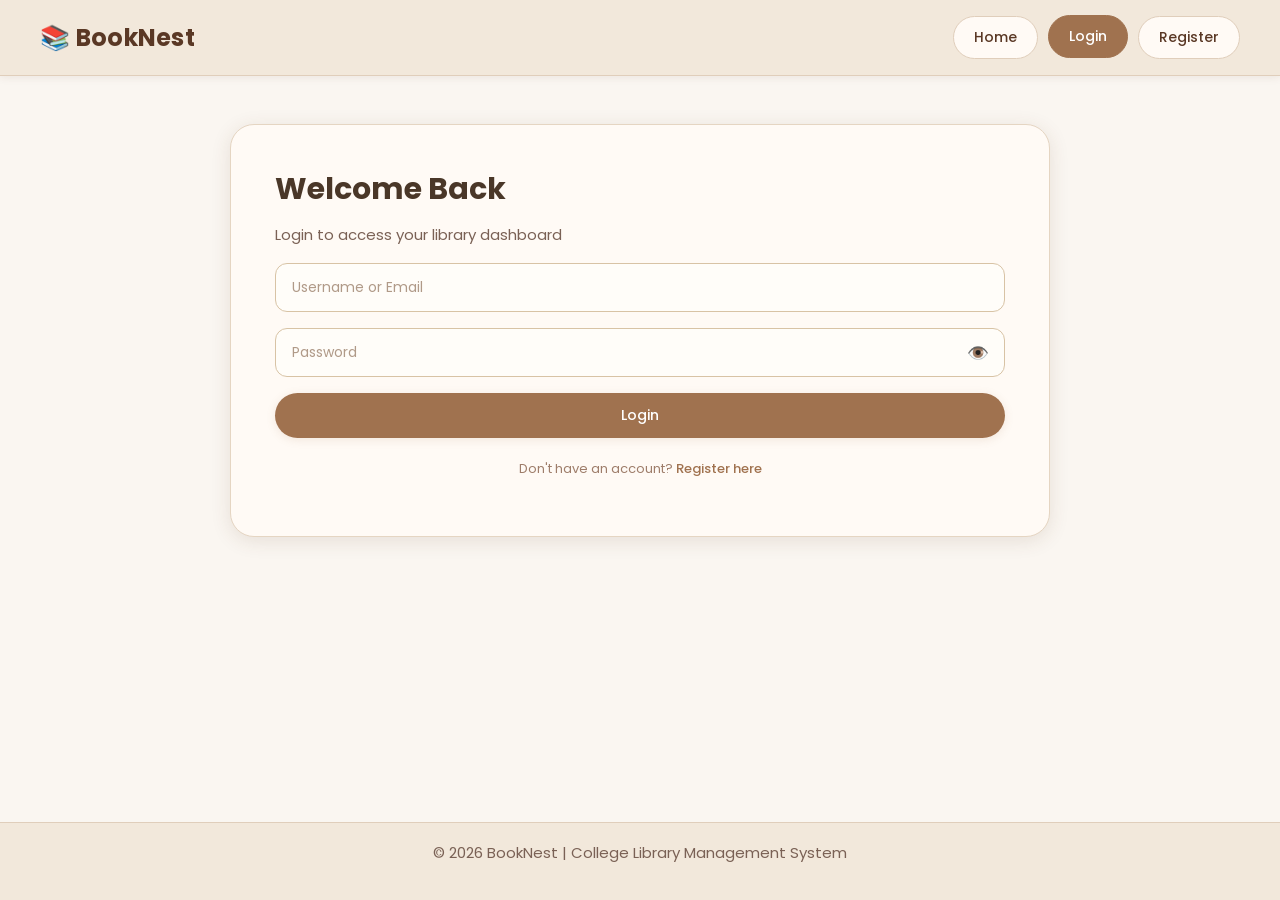
<file: dashboard.html>
<!DOCTYPE html>
<html lang="en">

<head>
    <meta charset="UTF-8">
    <meta name="viewport" content="width=device-width, initial-scale=1.0">
    <meta name="description" content="BookNest Dashboard — Manage library resources, books, issue and return.">
    <title>Dashboard | BookNest</title>
    <link rel="stylesheet" href="style.css">
    <script defer src="script.js"></script>

    <script src="js/auth.js"></script>
    <script src="js/session-guard.js"></script>
</head>

<body>


    <header class="navbar">
        <div class="logo">📚 BookNest</div>

        <nav class="nav-links" id="navLinks">
            <a href="index.html">Home</a>
            <a href="dashboard.html" class="active">Dashboard</a>
            <a href="account.html">My Account</a>
            <a href="login.html" class="logout-btn">Logout</a>
        </nav>

        <button class="menu-toggle" id="menuToggle" aria-label="Toggle menu">☰</button>
    </header>

    <section class="dashboard">

        <aside class="sidebar">
            <h2>Library Menu</h2>
            <ul>
                <li><a href="dashboard.html" class="active">🏠 Dashboard Home</a></li>
                <li class="admin-only"><a href="admin/">📖 Manage Books</a></li>
                <li class="admin-only"><a href="issue_return.html">🔄 Issue / Return</a></li>
                <li><a href="search_books.html">🔍 Search Materials</a></li>
                <li><a href="account.html">👤 User Account</a></li>
            </ul>
        </aside>

        <main class="dashboard-main">
            <h1>Welcome, <span data-auth="fullname">Admin</span>!</h1>
            <p>Manage all library resources in one place.</p>

            <div class="dashboard-cards">

                <div class="dash-card">
                    <h3>Total Books</h3>
                    <p id="stat-total-books">--</p>
                </div>

                <div class="dash-card">
                    <h3>Issued Books</h3>
                    <p id="stat-issued-books">--</p>
                </div>

                <div class="dash-card">
                    <h3>Available</h3>
                    <p id="stat-available-books">--</p>
                </div>

                <div class="dash-card">
                    <h3>Registered Users</h3>
                    <p id="stat-total-users">--</p>
                </div>

            </div>

            <div class="quick-actions">
                <button class="admin-only" onclick="location.href='admin/'">📖 Manage Books</button>
                <button class="admin-only secondary-btn" onclick="location.href='issue_return.html'">🔄 Issue / Return</button>
                <button onclick="location.href='search_books.html'" class="secondary-btn">🔍 Search Materials</button>
                <button onclick="location.href='account.html'" class="secondary-btn">👤 My Account</button>
            </div>

            <!-- <div class="recent-activity">
                <!-- <h2>Recent Activity</h2>
                <ul>
                    <li>📖 "Data Structures" issued to Student ID 1023</li>
                    <li>📚 "DBMS Concepts" added to library</li>
                    <li>🔄 "Operating Systems" returned today</li>
                    <li>👤 New user registered: Priya Sharma</li>
                </ul> -->
            <!-- </div> -->
        </main>

    </section>

    <footer class="footer">
        <p>© 2026 BookNest | College Library Management System</p>
    </footer>

    <script>
        document.addEventListener('DOMContentLoaded', () => {
            const session = Auth.getSession();
            if (!session || session.role !== 'admin') {
                document.querySelectorAll('.admin-only').forEach(el => {
                    el.style.display = 'none';
                });
            }

            // Fetch dynamic statistics
            fetch('api/stats.php')
                .then(res => res.json())
                .then(data => {
                    if (data.success) {
                        document.getElementById('stat-total-books').innerText = data.data.total_books;
                        document.getElementById('stat-issued-books').innerText = data.data.issued_books;
                        document.getElementById('stat-available-books').innerText = data.data.available_books;
                        document.getElementById('stat-total-users').innerText = data.data.total_users;
                    } else {
                        console.error('Failed to load stats:', data.message);
                    }
                })
                .catch(err => console.error('Error fetching stats:', err));
        });
    </script>

</body>
</html>
</file>
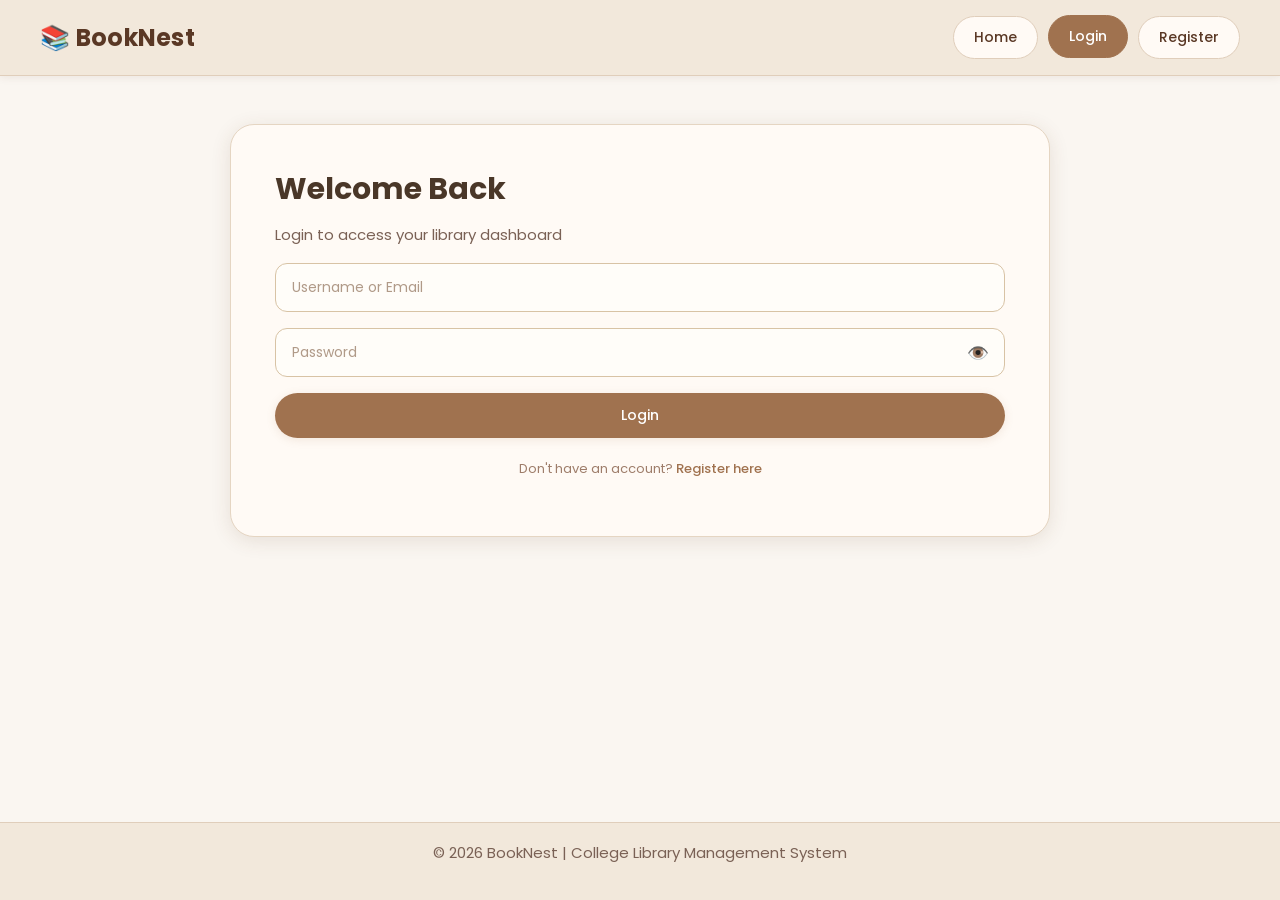
<file: issue_return.html>
<!-- issue_return.html — Admin: Issue & Return Library Materials -->
<!DOCTYPE html>
<html lang="en">

<head>
    <meta charset="UTF-8">
    <meta name="viewport" content="width=device-width, initial-scale=1.0">
    <meta name="description" content="Issue and return library books — BookNest Admin.">
    <title>Issue / Return Books | BookNest</title>
    <link rel="stylesheet" href="style.css">
    <script defer src="script.js"></script>

    <!-- Module 2: Session Guard (admin only) -->
    <script src="js/auth.js"></script>
    <script src="js/session-guard.js"></script>
</head>

<body>

    <!-- Navbar -->
    <header class="navbar">
        <div class="logo">📚 BookNest</div>

        <nav class="nav-links" id="navLinks">
            <a href="index.html">Home</a>
            <a href="dashboard.html">Dashboard</a>
            <a href="login.html" class="logout-btn">Logout</a>
        </nav>

        <button class="menu-toggle" id="menuToggle" aria-label="Toggle menu">☰</button>
    </header>

    <!-- Issue Return Section -->
    <section>
        <div class="issue-return-container">

            <h1>Issue / Return Library Material</h1>
            <p>Record borrowing and returning of books and study materials. Maximum lending period: <strong>15 days</strong>.</p>

            <form action="#" method="POST" class="issue-return-form" id="issueReturnForm">

                <!-- Student Info -->
                <label>Student Name</label>
                <input type="text" name="student_name" placeholder="Full Name of Student" required>

                <label>Student ID</label>
                <input type="text" name="student_id" placeholder="e.g. BN1001" required>

                <!-- Book Info -->
                <label>Book / Material Name</label>
                <input type="text" name="book_name" placeholder="Book or Material Name" required>

                <label>Book ID or ISBN</label>
                <input type="text" name="book_id" placeholder="e.g. 1 or 978-0-06-112008-4" required>

                <!-- Dates -->
                <label>Issue Date</label>
                <input type="date" name="issue_date" id="issueDate" required>

                <label>Return Date</label>
                <input type="date" name="return_date" id="returnDate" required>

                <!-- Transaction Type -->
                <label>Action</label>
                <select name="transaction_type" required>
                    <option value="">Select Action</option>
                    <option value="issue">Issue Book</option>
                    <option value="return">Return Book</option>
                </select>

                <!-- Fine Info Box -->
                <div class="fine-info">
                    <p>📅 Maximum Borrowing Period: <strong>15 Days</strong></p>
                    <p>💰 Late Fine: <strong>₹5 per extra day</strong></p>
                    <p id="fineCalcResult"></p>
                </div>

                <!-- Submit Button -->
                <button type="submit" class="btn primary-btn">✅ Submit Record</button>

            </form>

        </div>
    </section>

    <!-- Footer -->
    <footer class="footer">
        <p>© 2026 BookNest | College Library Management System</p>
    </footer>

    <script>
        // Auto-calculate fine when dates change
        function calcFine() {
            const issue  = new Date(document.getElementById('issueDate').value);
            const ret    = new Date(document.getElementById('returnDate').value);
            const result = document.getElementById('fineCalcResult');
            if (!issue || !ret || isNaN(issue) || isNaN(ret)) { result.textContent = ''; return; }
            const days = Math.round((ret - issue) / (1000 * 60 * 60 * 24));
            if (days <= 0) { result.textContent = '⚠️ Return date must be after issue date.'; return; }
            const fine = days > 15 ? (days - 15) * 5 : 0;
            result.innerHTML = `📆 Duration: <strong>${days} day${days !== 1 ? 's' : ''}</strong>${fine > 0 ? ` — 💸 Fine: <strong style="color:var(--bn-danger)">₹${fine}</strong>` : ' — ✅ Within limit'}`;
        }

        document.getElementById('issueDate').addEventListener('change', calcFine);
        document.getElementById('returnDate').addEventListener('change', calcFine);

        document.getElementById('issueReturnForm').addEventListener('submit', async (e) => {
            e.preventDefault();
            const form = e.target;
            const formData = new FormData(form);
            const data = Object.fromEntries(formData.entries());

            if (!data.transaction_type) {
                alert('Please select an action (Issue or Return).');
                return;
            }

            try {
                const response = await fetch(`api/circulation.php?action=${data.transaction_type}`, {
                    method: 'POST',
                    headers: { 'Content-Type': 'application/json' },
                    body: JSON.stringify(data)
                });
                const result = await response.json();
                
                if (result.success) {
                    alert(result.message);
                    form.reset();
                    document.getElementById('fineCalcResult').textContent = '';
                } else {
                    alert('Error: ' + result.message);
                }
            } catch (err) {
                console.error(err);
                alert('An error occurred while processing the request.');
            }
        });
    </script>

</body>

</html>
</file>
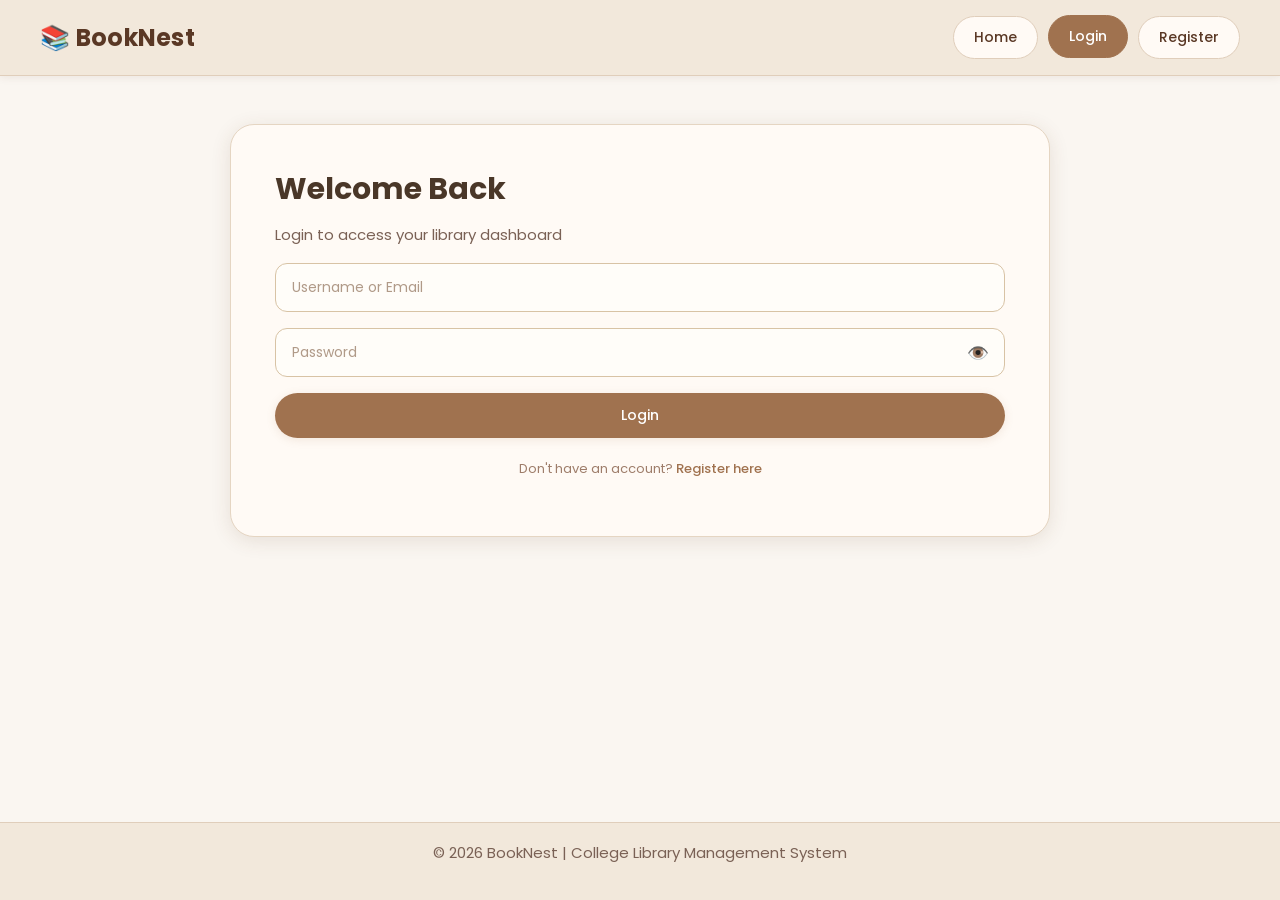
<file: login.html>
<!DOCTYPE html>
<html lang="en">

<head>
    <meta charset="UTF-8">
    <meta name="viewport" content="width=device-width, initial-scale=1.0">
    <meta name="description" content="Login to BookNest — College Library Management System.">
    <title>Login | BookNest</title>
    <link rel="stylesheet" href="style.css">
    <script defer src="script.js"></script>
    <!-- Module 2: Auth Logic -->
    <script defer src="js/auth.js"></script>
    <script defer src="js/login-handler.js"></script>
</head>

<body>

    <!-- Navbar -->
    <header class="navbar">
        <div class="logo">📚 BookNest</div>
        <nav class="nav-links" id="navLinks">
            <a href="index.html">Home</a>
            <a href="login.html" class="active">Login</a>
            <a href="register.html">Register</a>
        </nav>
        <div class="menu-toggle" id="menuToggle">☰</div>
    </header>

    <!-- Login Section -->
    <section>
        <div class="login-container">
            <h1>Welcome Back</h1>
            <p>Login to access your library dashboard</p>

                <!-- Alert Box -->
                <div class="alert-box" id="loginAlert"></div>

                <!-- Login Form (no action — handled by JS) -->
                <form id="loginForm" class="login-form" novalidate>

                    <div class="input-wrapper">
                        <input
                            type="text"
                            id="usernameOrEmail"
                            name="usernameOrEmail"
                            placeholder="Username or Email"
                            autocomplete="username"
                            required
                        >
                    </div>
                    <span class="error-msg" id="err-usernameOrEmail"></span>

                    <div class="input-wrapper">
                        <input
                            type="password"
                            id="loginPassword"
                            name="password"
                            placeholder="Password"
                            autocomplete="current-password"
                            required
                        >
                        <button type="button" class="toggle-pw" id="toggleLoginPw" aria-label="Show/Hide password">👁️</button>
                    </div>
                    <span class="error-msg" id="err-password"></span>

                    <button type="submit" class="btn primary-btn" id="loginBtn">Login</button>

                    <p class="register-link">
                        Don't have an account?
                        <a href="register.html">Register here</a>
                    </p>

                </form>
        </div>
    </section>

    <!-- Footer -->
    <footer class="footer">
        <p>© 2026 BookNest | College Library Management System</p>
    </footer>

</body>
</html>
</file>
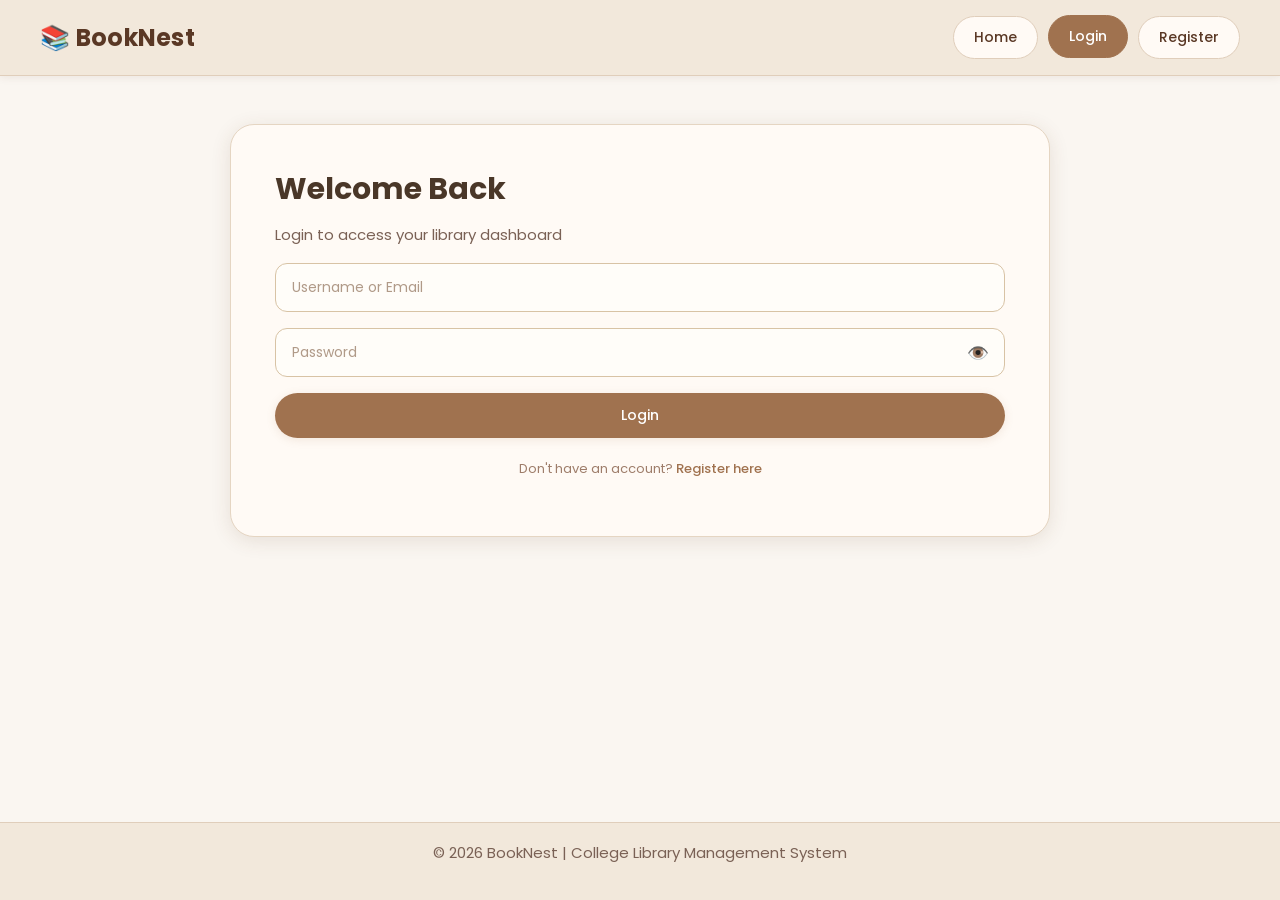
<file: manage_books.html>
<!-- manage_books.html — Admin: Manage Library Materials -->
<!DOCTYPE html>
<html lang="en">

<head>
    <meta charset="UTF-8">
    <meta name="viewport" content="width=device-width, initial-scale=1.0">
    <meta name="description" content="Manage library books and materials — BookNest Admin.">
    <title>Manage Books | BookNest</title>
    <link rel="stylesheet" href="style.css">
    <script defer src="script.js"></script>

    <!-- Module 2: Session Guard (admin-only) -->
    <script src="js/auth.js"></script>
    <script src="js/session-guard.js"></script>
</head>

<body>

    <!-- Navbar -->
    <header class="navbar">
        <div class="logo">📚 BookNest</div>

        <nav class="nav-links" id="navLinks">
            <a href="index.html">Home</a>
            <a href="dashboard.html">Dashboard</a>
            <a href="login.html" class="logout-btn">Logout</a>
        </nav>

        <button class="menu-toggle" id="menuToggle" aria-label="Toggle menu">☰</button>
    </header>

    <!-- Manage Books Section -->
    <section>
        <div class="manage-books-container">

            <h1>Manage Library Materials</h1>
            <p>View, edit, and delete books, notes, and other resources. For full book management, use the <a href="admin/" style="color:var(--bn-primary);font-weight:500;">Admin Dashboard</a>.</p>

            <!-- Search Bar -->
            <div class="manage-search">
                <input type="text" id="searchInput" placeholder="Search materials...">
                <button class="btn primary-btn" onclick="filterTable()">Search</button>
            </div>

            <!-- Table -->
            <table class="books-table" id="booksTable">
                <thead>
                    <tr>
                        <th>ID</th>
                        <th>Material Name</th>
                        <th>Author</th>
                        <th>ISBN</th>
                        <th>Type</th>
                        <th>Quantity</th>
                        <th>Actions</th>
                    </tr>
                </thead>

                <tbody>
                    <tr>
                        <td>101</td>
                        <td>Data Structures</td>
                        <td>Mark Weiss</td>
                        <td>9780132847377</td>
                        <td>Book</td>
                        <td>12</td>
                        <td>
                            <button class="edit-btn">Edit</button>
                            <button class="delete-btn">Delete</button>
                        </td>
                    </tr>

                    <tr>
                        <td>102</td>
                        <td>DBMS Notes</td>
                        <td>CS Dept</td>
                        <td>—</td>
                        <td>Notes</td>
                        <td>30</td>
                        <td>
                            <button class="edit-btn">Edit</button>
                            <button class="delete-btn">Delete</button>
                        </td>
                    </tr>

                    <tr>
                        <td>103</td>
                        <td>Operating Systems Concepts</td>
                        <td>Silberschatz</td>
                        <td>9781118802403</td>
                        <td>Book</td>
                        <td>8</td>
                        <td>
                            <button class="edit-btn">Edit</button>
                            <button class="delete-btn">Delete</button>
                        </td>
                    </tr>
                </tbody>
            </table>

        </div>
    </section>

    <!-- Footer -->
    <footer class="footer">
        <p>© 2026 BookNest | College Library Management System</p>
    </footer>

    <script>
        function filterTable() {
            const q = document.getElementById('searchInput').value.toLowerCase();
            const rows = document.querySelectorAll('#booksTable tbody tr');
            rows.forEach(row => {
                const text = row.textContent.toLowerCase();
                row.style.display = text.includes(q) ? '' : 'none';
            });
        }
        document.getElementById('searchInput').addEventListener('keyup', filterTable);
    </script>

</body>

</html>
</file>
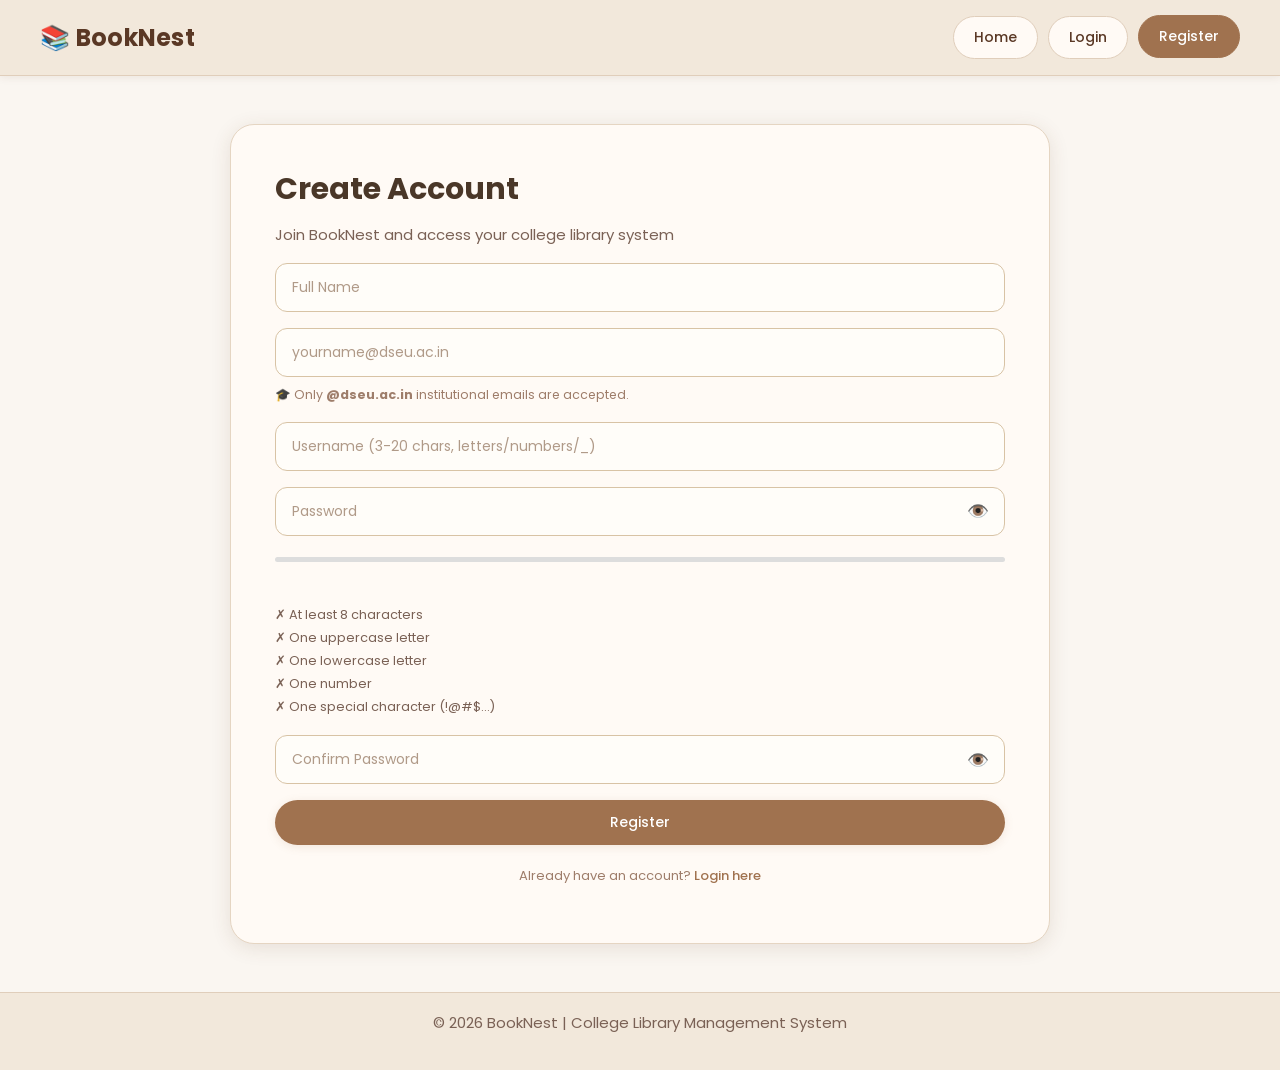
<file: register.html>
<!-- register.html — Module 2: Updated with JS Authentication & Validation -->
<!DOCTYPE html>
<html lang="en">

<head>
    <meta charset="UTF-8">
    <meta name="viewport" content="width=device-width, initial-scale=1.0">
    <meta name="description" content="Register for BookNest — College Library Management System.">
    <title>Register | BookNest</title>
    <link rel="stylesheet" href="style.css">
    <script defer src="script.js"></script>
    <!-- Module 2: Auth Logic -->
    <script defer src="js/auth.js"></script>
    <script defer src="js/register-handler.js"></script>
</head>

<body>

    <!-- Navbar -->
    <header class="navbar">
        <div class="logo">📚 BookNest</div>
        <nav class="nav-links" id="navLinks">
            <a href="index.html">Home</a>
            <a href="login.html">Login</a>
            <a href="register.html" class="active">Register</a>
        </nav>
        <div class="menu-toggle" id="menuToggle">☰</div>
    </header>

    <!-- Register Section -->
    <section>
        <div class="register-container">
            <h1>Create Account</h1>
            <p>Join BookNest and access your college library system</p>

            <!-- Alert Box -->
            <div class="alert-box" id="registerAlert"></div>

            <!-- Register Form -->
            <form id="registerForm" class="register-form" novalidate>

                <!-- Full Name -->
                <input type="text" id="fullname" name="fullname" placeholder="Full Name" autocomplete="name" required>
                <span class="error-msg" id="err-fullname"></span>

                <!-- Email -->
                <input type="email" id="email" name="email" placeholder="yourname@dseu.ac.in" autocomplete="email"
                    required>
                <span class="error-msg" id="err-email"></span>
                <small style="color:var(--bn-brown-light);font-size:0.78rem;margin-top:-8px;display:block;">
                    🎓 Only <strong>@dseu.ac.in</strong> institutional emails are accepted.
                </small>

                <!-- Username -->
                <input type="text" id="username" name="username" placeholder="Username (3-20 chars, letters/numbers/_)"
                    autocomplete="username" required>
                <span class="error-msg" id="err-username"></span>

                <!-- Password -->
                <div class="input-wrapper">
                    <input type="password" id="password" name="password" placeholder="Password"
                        autocomplete="new-password" required>
                    <button type="button" class="toggle-pw" id="togglePw" aria-label="Show/hide password">👁️</button>
                </div>
                <div class="pw-strength-bar" id="pwStrengthBar"></div>
                <div class="pw-strength-label" id="pwStrengthLabel"></div>
                <ul class="pw-rules" id="pwRules">
                    <li id="rule-length">✗ At least 8 characters</li>
                    <li id="rule-upper">✗ One uppercase letter</li>
                    <li id="rule-lower">✗ One lowercase letter</li>
                    <li id="rule-number">✗ One number</li>
                    <li id="rule-special">✗ One special character (!@#$...)</li>
                </ul>
                <span class="error-msg" id="err-password"></span>

                <!-- Confirm Password -->
                <div class="input-wrapper">
                    <input type="password" id="confirmPassword" name="confirm_password" placeholder="Confirm Password"
                        autocomplete="new-password" required>
                    <button type="button" class="toggle-pw" id="toggleConfirmPw"
                        aria-label="Show/hide password">👁️</button>
                </div>
                <span class="error-msg" id="err-confirmPassword"></span>

                <button type="submit" class="btn primary-btn" id="registerBtn">Register</button>

                <p class="login-link">
                    Already have an account?
                    <a href="login.html">Login here</a>
                </p>

            </form>
        </div>
    </section>

    <!-- Footer -->
    <footer class="footer">
        <p>© 2026 BookNest | College Library Management System</p>
    </footer>

</body>

</html>
</file>
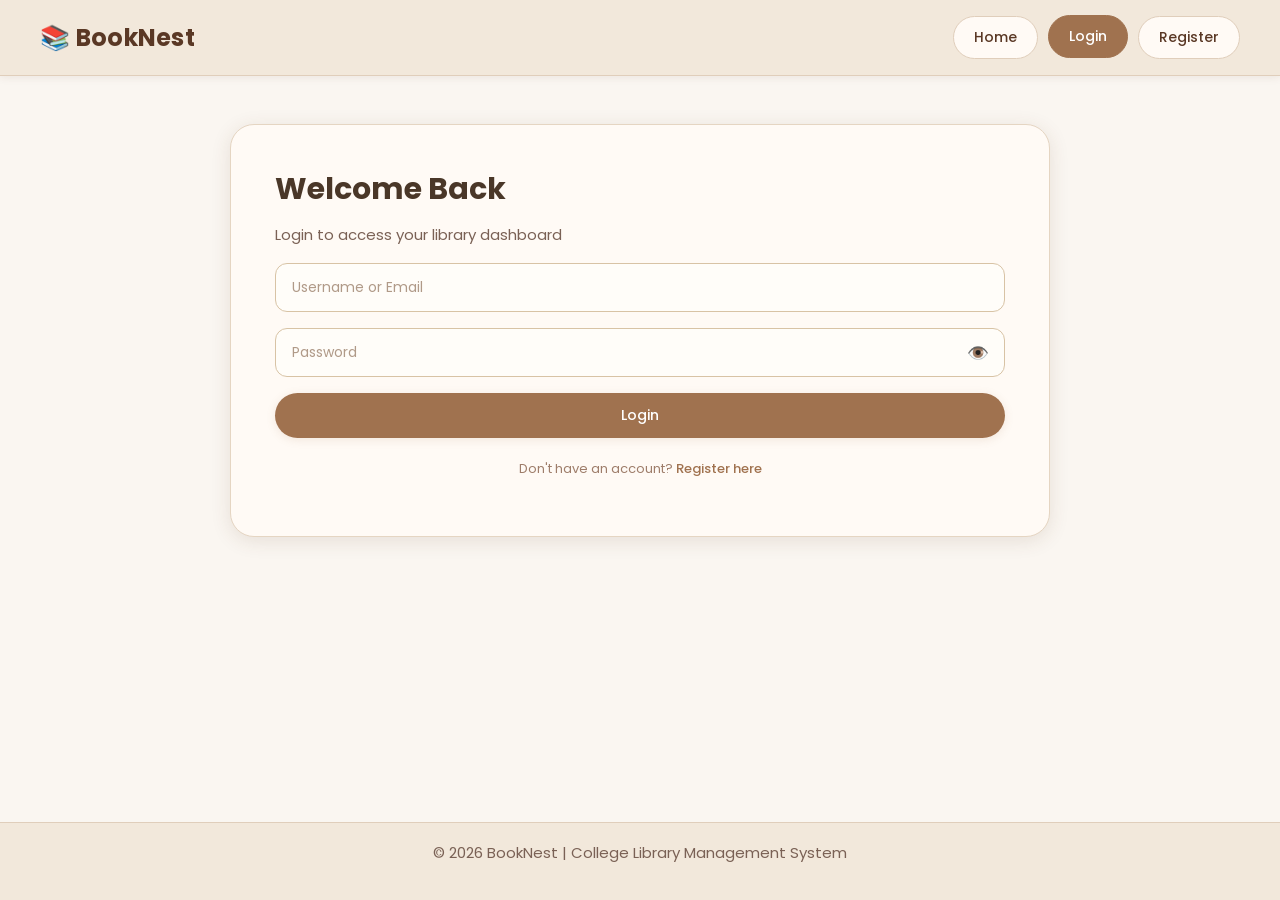
<file: search_books.html>
<!DOCTYPE html>
<html lang="en">

<head>
    <meta charset="UTF-8">
    <meta name="viewport" content="width=device-width, initial-scale=1.0">
    <meta name="description" content="Search books, notes, papers, and journals in the BookNest library.">
    <title>Search Materials | BookNest</title>
    <link rel="stylesheet" href="style.css">
    <link href="https://fonts.googleapis.com/css2?family=Poppins:wght@300;400;500;600;700&display=swap" rel="stylesheet">
    <script src="js/auth.js"></script>
    <script src="js/session-guard.js"></script>
    <style>
        .search-page { max-width: 1100px; margin: 0 auto; padding: 40px 24px 64px; }

        .search-hero {
            text-align: center;
            margin-bottom: 36px;
        }
        .search-hero h1 { font-size: 2rem; font-weight: 700; color: var(--bn-brown-dark); margin-bottom: 8px; }
        .search-hero p  { color: var(--bn-brown-light); font-size: 0.97rem; }

        /* Big search bar */
        .search-bar-wrap {
            display: flex;
            gap: 0;
            border: 2px solid var(--bn-brown);
            border-radius: var(--r-lg);
            overflow: hidden;
            background: var(--bn-white);
            margin-bottom: 20px;
            box-shadow: 0 4px 16px rgba(101,67,33,0.08);
        }
        .search-bar-wrap input {
            flex: 1;
            padding: 16px 20px;
            border: none;
            outline: none;
            font-size: 1rem;
            font-family: inherit;
            background: transparent;
            color: var(--bn-brown-dark);
        }
        .search-bar-wrap button {
            padding: 0 28px;
            background: var(--bn-brown);
            color: #fff;
            border: none;
            font-size: 1rem;
            font-family: inherit;
            font-weight: 600;
            cursor: pointer;
            transition: background 0.2s;
        }
        .search-bar-wrap button:hover { background: var(--bn-brown-dark); }

        /* Filters row */
        .filters-row {
            display: flex;
            gap: 12px;
            flex-wrap: wrap;
            margin-bottom: 32px;
        }
        .filters-row select {
            padding: 10px 14px;
            border: 1.5px solid var(--bn-input-border);
            border-radius: var(--r-md);
            font-family: inherit;
            font-size: 0.9rem;
            background: var(--bn-white);
            color: var(--bn-brown-dark);
            cursor: pointer;
        }
        .result-count {
            font-size: 0.88rem;
            color: var(--bn-brown-light);
            margin-left: auto;
            display: flex;
            align-items: center;
        }

        /* Book grid */
        .results-grid {
            display: grid;
            grid-template-columns: repeat(auto-fill, minmax(200px, 1fr));
            gap: 22px;
        }
        .book-card {
            background: var(--bn-white);
            border-radius: var(--r-lg);
            border: 1px solid var(--bn-border);
            overflow: hidden;
            transition: transform 0.2s, box-shadow 0.2s;
        }
        .book-card:hover { transform: translateY(-4px); box-shadow: 0 12px 32px rgba(101,67,33,0.13); }
        .book-cover-img { width: 100%; height: 200px; object-fit: cover; display: block; background: var(--bn-cream); }
        .book-cover-ph  { width: 100%; height: 200px; display: flex; align-items: center; justify-content: center;
                          font-size: 3.2rem; background: linear-gradient(135deg,#f5ede4,#ede3d8); }
        .book-card-body { padding: 14px 15px 16px; }
        .bc-title  { font-size: 0.92rem; font-weight: 600; color: var(--bn-brown-dark); line-height:1.3;
                     display:-webkit-box;-webkit-line-clamp:2;-webkit-box-orient:vertical;overflow:hidden; margin-bottom:4px; }
        .bc-author { font-size: 0.78rem; color: var(--bn-brown-light); margin-bottom: 10px; }
        .bc-meta   { display: flex; justify-content: space-between; align-items: center; flex-wrap: wrap; gap: 6px; }
        .badge-genre { font-size:0.7rem; padding:3px 9px; background:var(--bn-cream); color:var(--bn-brown);
                       border-radius:20px; border:1px solid var(--bn-border); font-weight:500; }
        .avail-badge       { font-size:0.72rem; font-weight:600; padding:3px 9px; border-radius:20px; }
        .avail-badge.ok    { background:#edfaf3; color:#1a7f4f; }
        .avail-badge.low   { background:#fff8e6; color:#b45309; }
        .avail-badge.none  { background:#fef2f2; color:#b91c1c; }

        /* States */
        .results-state { grid-column:1/-1; text-align:center; padding:60px 20px; color:var(--bn-brown-light); }
        .results-state .spinner { width:38px;height:38px;border:3px solid var(--bn-border);border-top-color:var(--bn-brown);
                                  border-radius:50%;animation:spin 0.8s linear infinite;margin:0 auto 14px; }
        @keyframes spin { to { transform:rotate(360deg); } }

        /* Pagination */
        .pag { display:flex;gap:8px;justify-content:center;margin-top:36px;flex-wrap:wrap; }
        .pag button { padding:8px 16px;border:1.5px solid var(--bn-border);border-radius:var(--r-sm);
                      background:var(--bn-white);color:var(--bn-brown);cursor:pointer;font-size:0.87rem;
                      font-family:inherit;transition:all 0.2s; }
        .pag button:hover,.pag button.active { background:var(--bn-brown);color:#fff;border-color:var(--bn-brown); }
        .pag button:disabled { opacity:0.4;cursor:default; }
    </style>
</head>

<body>

    <!-- Navbar (populated by session-guard.js) -->
    <header class="navbar">
        <div class="logo">📚 BookNest</div>
        <nav class="nav-links" id="navLinks">
            <a href="index.html">Home</a>
            <a href="dashboard.html">Dashboard</a>
            <a href="api/logout.php" class="logout-btn">Logout</a>
        </nav>
        <button class="menu-toggle" id="menuToggle" aria-label="Toggle menu">☰</button>
    </header>

    <main class="search-page">

        <!-- Hero -->
        <div class="search-hero">
            <h1>🔍 Search Library Materials</h1>
            <p>Find books by title, author, ISBN, or keyword</p>
        </div>

        <!-- Big search bar -->
        <div class="search-bar-wrap">
            <input type="text" id="searchInput" placeholder="Search by title, author, ISBN, keyword…" autocomplete="off">
            <button onclick="doSearch(1)">Search</button>
        </div>

        <!-- Filters -->
        <div class="filters-row">
            <select id="genreFilter">
                <option value="">All Genres</option>
                <option>Fiction</option>
                <option>Dystopian Fiction</option>
                <option>Classic Fiction</option>
                <option>Fantasy</option>
                <option>Mystery/Thriller</option>
                <option>Philosophical Fiction</option>
                <option>Science</option>
                <option>Non-Fiction</option>
                <option>History</option>
                <option>Biography</option>
                <option>Computer Science</option>
                <option>Mathematics</option>
                <option>Engineering</option>
            </select>
            <select id="statusFilter">
                <option value="">All Status</option>
                <option value="available">Available</option>
                <option value="unavailable">Fully Issued</option>
            </select>
            <div class="result-count" id="resultCount"></div>
        </div>

        <!-- Results Grid -->
        <div class="results-grid" id="resultsGrid">
            <div class="results-state">
                <div class="spinner"></div>
                <p>Loading books…</p>
            </div>
        </div>

        <!-- Pagination -->
        <div class="pag" id="pagBar"></div>

    </main>

    <!-- Footer -->
    <footer class="footer">
        <p>© 2026 BookNest | College Library Management System</p>
    </footer>

    <script>
    const PER = 12;
    let timer;

    // Read URL params on load
    window.addEventListener('DOMContentLoaded', () => {
        const p = new URLSearchParams(location.search);
        if (p.get('search_query')) document.getElementById('searchInput').value = p.get('search_query');
        if (p.get('genre'))        document.getElementById('genreFilter').value  = p.get('genre');
        doSearch(1);
    });

    // Live search on input
    document.getElementById('searchInput').addEventListener('input', () => {
        clearTimeout(timer);
        timer = setTimeout(() => doSearch(1), 350);
    });
    document.getElementById('genreFilter').addEventListener('change',  () => doSearch(1));
    document.getElementById('statusFilter').addEventListener('change', () => doSearch(1));

    // Enter key
    document.getElementById('searchInput').addEventListener('keydown', e => {
        if (e.key === 'Enter') { clearTimeout(timer); doSearch(1); }
    });

    async function doSearch(page) {
        const q      = document.getElementById('searchInput').value.trim();
        const genre  = document.getElementById('genreFilter').value;
        const status = document.getElementById('statusFilter').value;
        const grid   = document.getElementById('resultsGrid');
        const count  = document.getElementById('resultCount');

        grid.innerHTML = `<div class="results-state"><div class="spinner"></div><p>Searching…</p></div>`;
        count.textContent = '';

        const params = new URLSearchParams({ action: 'list', page, per: PER });
        if (q)      params.set('q', q);
        if (genre)  params.set('genre', genre);
        if (status) params.set('status', status);

        try {
            const res  = await fetch('api/books.php?' + params);
            const data = await res.json();
            if (!data.success) throw new Error(data.message);

            count.textContent = `${data.meta.total} result${data.meta.total !== 1 ? 's' : ''}`;
            renderGrid(data.data);
            renderPag(data.meta, page);
        } catch (e) {
            grid.innerHTML = `<div class="results-state"><p>⚠️ ${e.message || 'Failed to load results.'}</p></div>`;
        }
    }

    function renderGrid(books) {
        const grid = document.getElementById('resultsGrid');
        if (!books || books.length === 0) {
            grid.innerHTML = `<div class="results-state"><p>📭 No books found. Try a different search.</p></div>`;
            return;
        }
        grid.innerHTML = books.map(b => {
            const avail = parseInt(b.available);
            const total = parseInt(b.total_copies);
            const pct   = total > 0 ? avail / total : 0;
            const cls   = avail === 0 ? 'none' : pct <= 0.25 ? 'low' : 'ok';
            const label = avail === 0 ? 'Fully Issued' : `${avail}/${total} Available`;

            const cover = b.cover_url
                ? `<img class="book-cover-img" src="${esc(b.cover_url)}" alt="Cover" loading="lazy" onerror="this.style.display='none';this.nextElementSibling.style.display='flex'">`
                : '';
            const ph = `<div class="book-cover-ph" ${b.cover_url ? 'style="display:none"' : ''}>📚</div>`;

            return `
            <div class="book-card">
                ${cover}${ph}
                <div class="book-card-body">
                    <div class="bc-title">${esc(b.title)}</div>
                    <div class="bc-author">by ${esc(b.author)}</div>
                    <div class="bc-meta">
                        ${b.genre ? `<span class="badge-genre">${esc(b.genre)}</span>` : '<span></span>'}
                        <span class="avail-badge ${cls}">${label}</span>
                    </div>
                </div>
            </div>`;
        }).join('');
    }

    function renderPag(meta, currentPage) {
        const el = document.getElementById('pagBar');
        const { total_pages } = meta;
        if (total_pages <= 1) { el.innerHTML = ''; return; }

        let html = `<button ${currentPage<=1?'disabled':''} onclick="doSearch(${currentPage-1})">← Prev</button>`;
        for (let i = 1; i <= total_pages; i++) {
            if (total_pages > 7 && Math.abs(i - currentPage) > 2 && i !== 1 && i !== total_pages) {
                if (i === 2 || i === total_pages - 1) html += `<button disabled>…</button>`;
                continue;
            }
            html += `<button class="${i===currentPage?'active':''}" onclick="doSearch(${i})">${i}</button>`;
        }
        html += `<button ${currentPage>=total_pages?'disabled':''} onclick="doSearch(${currentPage+1})">Next →</button>`;
        el.innerHTML = html;
    }

    function esc(s) {
        return String(s ?? '').replace(/&/g,'&amp;').replace(/</g,'&lt;').replace(/>/g,'&gt;').replace(/"/g,'&quot;');
    }
    </script>

</body>
</html>
</file>
<file: style.css>
/* =========================================
   BOOKNEST — UNIFIED DESIGN SYSTEM
   Warm Cream · Blush · Brown · Terracotta
   Single stylesheet for all pages
   ========================================= */

@import url('https://fonts.googleapis.com/css2?family=Poppins:wght@400;500;600;700&display=swap');

/* ──────────────────────────────────────────
   DESIGN TOKENS  (CSS variables)
────────────────────────────────────────── */
:root {
  /* Colour palette */
  --bn-bg:           #faf6f1;
  --bn-surface:      #fffaf5;
  --bn-surface-2:    #f2e8db;
  --bn-border:       #e0cebb;
  --bn-border-light: #ecdbc8;

  --bn-brown-dark:   #4a3728;
  --bn-brown:        #5a3825;
  --bn-brown-mid:    #7a6155;
  --bn-brown-light:  #9e7d6a;
  --bn-primary:      #a0724f;
  --bn-primary-dark: #7d5538;
  --bn-primary-glow: rgba(160, 114, 79, 0.14);

  --bn-success:      #1e7e52;
  --bn-success-bg:   #e8f8f0;
  --bn-success-bdr:  #27ae60;
  --bn-danger:       #a03030;
  --bn-danger-bg:    #faeaea;
  --bn-danger-bdr:   #e74c3c;
  --bn-warning:      #9a6000;
  --bn-warning-bg:   #fef3cd;
  --bn-info:         #1a5a96;
  --bn-info-bg:      #e8f0fa;

  /* Radii */
  --r-sm:  6px;
  --r-md:  12px;
  --r-lg:  16px;
  --r-xl:  24px;
  --r-pill:30px;

  /* Shadows */
  --shadow-sm:   0 2px 8px rgba(90,56,37,0.08);
  --shadow-md:   0 4px 20px rgba(90,56,37,0.12);
  --shadow-lg:   0 8px 40px rgba(90,56,37,0.16);

  /* Transitions */
  --t: 0.22s ease;

  /* Admin layout */
  --sidebar-w: 260px;
  --topbar-h:  64px;
}

/* ──────────────────────────────────────────
   RESET
────────────────────────────────────────── */
*, *::before, *::after {
  margin: 0;
  padding: 0;
  box-sizing: border-box;
}

html { scroll-behavior: smooth; }

/* ──────────────────────────────────────────
   BASE
────────────────────────────────────────── */
body {
  font-family: 'Poppins', sans-serif;
  background: var(--bn-bg);
  color: var(--bn-brown-dark);
  line-height: 1.65;
  min-height: 100vh;
  display: flex;
  flex-direction: column;
}

a { color: inherit; text-decoration: none; }
img { max-width: 100%; display: block; }

/* Thin scrollbar */
::-webkit-scrollbar { width: 6px; height: 6px; }
::-webkit-scrollbar-track { background: var(--bn-surface-2); }
::-webkit-scrollbar-thumb { background: var(--bn-border); border-radius: 99px; }
::-webkit-scrollbar-thumb:hover { background: var(--bn-brown-light); }

/* =========================================
   NAVBAR
========================================= */
.navbar {
  background: var(--bn-surface-2);
  padding: 16px 40px;
  display: flex;
  justify-content: space-between;
  align-items: center;
  border-bottom: 1px solid var(--bn-border);
  position: sticky;
  top: 0;
  z-index: 100;
  box-shadow: var(--shadow-sm);
}

.logo {
  font-size: 24px;
  font-weight: 700;
  color: var(--bn-brown);
  letter-spacing: 0.3px;
}

.nav-links {
  display: flex;
  gap: 10px;
}

.nav-links a {
  text-decoration: none;
  color: var(--bn-brown);
  background: var(--bn-surface);
  padding: 9px 20px;
  border-radius: var(--r-pill);
  border: 1px solid var(--bn-border);
  font-size: 14px;
  font-weight: 500;
  transition: background var(--t), color var(--t), transform var(--t);
}

.nav-links a:hover,
.nav-links a.active {
  background: var(--bn-primary);
  color: #fff;
  border-color: var(--bn-primary);
  transform: translateY(-1px);
}

/* Hamburger */
.menu-toggle {
  display: none;
  font-size: 22px;
  cursor: pointer;
  color: var(--bn-brown);
  background: none;
  border: none;
  padding: 4px;
}

/* =========================================
   HERO / INDEX PAGE
========================================= */
.container {
  flex: 1;
  display: flex;
  align-items: center;
  justify-content: center;
  padding: 60px 20px;
}

.card {
  background: var(--bn-surface);
  border: 1px solid #e5d5c2;
  border-radius: var(--r-xl);
  padding: 50px 44px;
  max-width: 540px;
  width: 100%;
  text-align: center;
  box-shadow: var(--shadow-md);
}

.card h1 {
  font-size: 34px;
  color: var(--bn-brown-dark);
  margin-bottom: 10px;
}

.card p {
  font-size: 16px;
  color: var(--bn-brown-mid);
  margin-bottom: 24px;
}

blockquote {
  font-style: italic;
  color: var(--bn-brown-light);
  border-left: 3px solid #d4a98a;
  padding-left: 16px;
  margin: 0 0 28px;
  text-align: left;
  font-size: 15px;
}

.btn-group {
  display: flex;
  gap: 12px;
  justify-content: center;
  flex-wrap: wrap;
}

/* Features Section */
.features {
  background: var(--bn-surface-2);
  padding: 48px 40px;
  text-align: center;
}

.features h2 {
  font-size: 24px;
  color: var(--bn-brown-dark);
  margin-bottom: 24px;
}

.feature-boxes {
  display: flex;
  gap: 16px;
  justify-content: center;
  flex-wrap: wrap;
}

.feature {
  background: var(--bn-surface);
  border: 1px solid var(--bn-border);
  border-radius: var(--r-lg);
  padding: 20px 28px;
  font-size: 15px;
  color: var(--bn-brown);
  font-weight: 500;
  flex: 1;
  min-width: 180px;
  max-width: 240px;
  transition: transform var(--t), box-shadow var(--t);
}

.feature:hover {
  transform: translateY(-3px);
  box-shadow: var(--shadow-md);
}

/* =========================================
   GENERAL PAGE CONTAINERS
========================================= */
.login-container,
.register-container,
.add-books-container,
.manage-books-container,
.issue-return-container,
.search-container,
.account-container {
  max-width: 820px;
  margin: 48px auto;
  background: var(--bn-surface);
  padding: 40px 44px;
  border-radius: var(--r-xl);
  border: 1px solid #e5d5c2;
  box-shadow: var(--shadow-md);
}

section {
  flex: 1;
  padding: 0 20px;
}

/* =========================================
   TYPOGRAPHY
========================================= */
h1 {
  font-size: 30px;
  font-weight: 700;
  color: var(--bn-brown-dark);
  margin-bottom: 8px;
}

h2 {
  font-size: 22px;
  font-weight: 600;
  color: var(--bn-brown);
  margin-bottom: 16px;
}

h3 {
  font-size: 17px;
  font-weight: 500;
  margin-bottom: 8px;
}

p {
  color: var(--bn-brown-mid);
  margin-bottom: 16px;
  font-size: 15px;
}

/* =========================================
   FORMS
========================================= */
form {
  display: flex;
  flex-direction: column;
  gap: 16px;
}

input,
select,
textarea {
  width: 100%;
  padding: 13px 16px;
  border-radius: var(--r-md);
  border: 1px solid #d8c3a5;
  background: #fffdf9;
  font-size: 14px;
  font-family: 'Poppins', sans-serif;
  color: var(--bn-brown-dark);
  transition: border-color var(--t), box-shadow var(--t);
}

input:focus,
select:focus,
textarea:focus {
  border-color: var(--bn-primary);
  box-shadow: 0 0 0 3px var(--bn-primary-glow);
  outline: none;
}

input::placeholder,
textarea::placeholder {
  color: #b09a88;
}

label {
  font-size: 14px;
  color: var(--bn-brown-mid);
  font-weight: 500;
  margin-bottom: -8px;
}

/* =========================================
   BUTTONS
========================================= */
button,
.btn {
  background: var(--bn-primary);
  color: #fff;
  border: none;
  padding: 12px 26px;
  border-radius: var(--r-pill);
  cursor: pointer;
  font-size: 14px;
  font-weight: 500;
  font-family: 'Poppins', sans-serif;
  transition: background var(--t), transform var(--t), box-shadow var(--t);
  display: inline-flex;
  align-items: center;
  justify-content: center;
  gap: 7px;
  text-align: center;
  text-decoration: none;
  white-space: nowrap;
}

button:hover,
.btn:hover {
  background: var(--bn-primary-dark);
  transform: translateY(-1px);
  box-shadow: var(--shadow-sm);
}

/* Primary alias */
.primary-btn,
.btn-primary {
  background: var(--bn-primary);
  color: #fff;
  box-shadow: 0 2px 10px var(--bn-primary-glow);
}
.primary-btn:hover,
.btn-primary:hover {
  background: var(--bn-primary-dark);
  transform: translateY(-1px);
}

/* Secondary / Ghost */
.secondary-btn,
.btn-secondary {
  background: var(--bn-surface);
  color: var(--bn-primary);
  border: 1.5px solid var(--bn-primary);
}
.secondary-btn:hover,
.btn-secondary:hover {
  background: var(--bn-surface-2);
  color: var(--bn-primary-dark);
  border-color: var(--bn-primary-dark);
  transform: translateY(-1px);
}

/* Ghost (outline style for modals) */
.btn-ghost {
  background: var(--bn-surface);
  color: var(--bn-brown-mid);
  border: 1px solid var(--bn-border);
}
.btn-ghost:hover {
  background: var(--bn-surface-2);
  color: var(--bn-brown-dark);
}

/* Danger */
.btn-danger {
  background: linear-gradient(135deg, #c0392b, #e74c3c);
  color: #fff;
}
.btn-danger:hover { filter: brightness(1.1); transform: translateY(-1px); }

/* Icon-only button */
.btn-icon {
  width: 34px;
  height: 34px;
  padding: 0;
  border-radius: var(--r-sm);
  display: grid;
  place-items: center;
  flex-shrink: 0;
}

/* Action buttons in tables */
.btn-edit {
  background: var(--bn-info-bg);
  color: var(--bn-info);
}
.btn-edit:hover  { background: #c5d8f4; transform: none; }

.btn-delete {
  background: var(--bn-danger-bg);
  color: var(--bn-danger);
}
.btn-delete:hover { background: #f0caca; transform: none; }

/* Register / Login cross-links */
.register-link,
.login-link {
  font-size: 13px;
  color: var(--bn-brown-light);
  text-align: center;
  margin-top: 4px;
}
.register-link a,
.login-link a {
  color: var(--bn-primary);
  font-weight: 500;
  text-decoration: none;
}
.register-link a:hover,
.login-link a:hover { text-decoration: underline; }

/* =========================================
   ALERT BOX  (login / register feedback)
========================================= */
.alert-box {
  padding: 12px 16px;
  border-radius: var(--r-md);
  margin-bottom: 16px;
  font-size: 0.9rem;
  display: none;
}
.alert-box.show   { display: block; }
.alert-box.error  { background: var(--bn-danger-bg);  color: var(--bn-danger);  border: 1px solid var(--bn-danger-bdr); }
.alert-box.success{ background: var(--bn-success-bg); color: var(--bn-success); border: 1px solid var(--bn-success-bdr); }
.alert-box.info   { background: var(--bn-info-bg);    color: var(--bn-info);    border: 1px solid #90b4e0; }
.alert-box.warning{ background: var(--bn-warning-bg); color: var(--bn-warning); border: 1px solid #e5c04a; }

/* Inline field errors */
.error-msg {
  color: var(--bn-danger-bdr);
  font-size: 0.82rem;
  margin-top: 3px;
  display: none;
}
.error-msg.show { display: block; }

/* =========================================
   PASSWORD STRENGTH  (register page)
========================================= */
.pw-strength-bar {
  height: 5px;
  border-radius: 4px;
  margin-top: 5px;
  transition: all 0.3s;
  background: #ddd;
}
.pw-strength-bar.weak   { background: #e74c3c; width: 33%; }
.pw-strength-bar.medium { background: #f39c12; width: 66%; }
.pw-strength-bar.strong { background: #27ae60; width: 100%; }

.pw-strength-label {
  font-size: 0.78rem;
  margin-top: 2px;
}
.pw-strength-label.weak   { color: #e74c3c; }
.pw-strength-label.medium { color: #f39c12; }
.pw-strength-label.strong { color: #27ae60; }

.pw-rules {
  font-size: 0.8rem;
  color: var(--bn-brown-mid);
  margin-top: 6px;
  list-style: none;
  padding: 0;
}
.pw-rules li { margin: 2px 0; }
.pw-rules li.pass { color: #27ae60; }
.pw-rules li.fail { color: #e74c3c; }

/* =========================================
   PASSWORD TOGGLE  (eye icon)
========================================= */
.input-wrapper { position: relative; }

.toggle-pw {
  position: absolute;
  right: 12px;
  top: 50%;
  transform: translateY(-50%);
  cursor: pointer;
  font-size: 1.1rem;
  user-select: none;
  background: none;
  border: none;
  color: var(--bn-brown-light);
  padding: 4px;
  transition: color var(--t);
}
.toggle-pw:hover { color: var(--bn-primary); transform: translateY(-50%) scale(1.1); }

/* =========================================
   DASHBOARD LAYOUT  (students)
========================================= */
.dashboard {
  display: flex;
  flex: 1;
  min-height: calc(100vh - 70px - 56px);
}

/* SIDEBAR (student dashboard) */
.sidebar {
  width: 220px;
  min-width: 220px;
  background: var(--bn-surface-2);
  border-right: 1px solid var(--bn-border);
  padding: 32px 20px;
}

.sidebar h2 {
  font-size: 14px;
  font-weight: 600;
  color: var(--bn-brown-light);
  letter-spacing: 0.8px;
  text-transform: uppercase;
  margin-bottom: 20px;
}

.sidebar ul {
  list-style: none;
  display: flex;
  flex-direction: column;
  gap: 6px;
}

.sidebar ul li a {
  display: block;
  padding: 10px 14px;
  border-radius: var(--r-md);
  text-decoration: none;
  color: var(--bn-brown);
  font-size: 14px;
  font-weight: 500;
  transition: background var(--t), color var(--t);
}

.sidebar ul li a:hover,
.sidebar ul li a.active {
  background: #e8d5c2;
  color: var(--bn-brown-dark);
}

/* MAIN CONTENT */
.dashboard-main {
  flex: 1;
  padding: 36px 40px;
  overflow-y: auto;
}

.dashboard-main h1 { margin-bottom: 6px; }

/* Stat Cards (student dashboard) */
.dashboard-cards {
  display: grid;
  grid-template-columns: repeat(auto-fit, minmax(160px, 1fr));
  gap: 16px;
  margin: 28px 0;
}

.dash-card {
  background: var(--bn-surface);
  border: 1px solid #e5d5c2;
  border-radius: var(--r-lg);
  padding: 22px 20px;
  text-align: center;
  transition: transform var(--t), box-shadow var(--t);
}

.dash-card:hover { transform: translateY(-2px); box-shadow: var(--shadow-sm); }

.dash-card h3 {
  font-size: 13px;
  color: var(--bn-brown-light);
  font-weight: 500;
  margin-bottom: 8px;
  text-transform: uppercase;
  letter-spacing: 0.5px;
}

.dash-card p {
  font-size: 28px;
  font-weight: 700;
  color: var(--bn-brown);
  margin: 0;
}

/* Quick Actions */
.quick-actions {
  display: flex;
  flex-wrap: wrap;
  gap: 10px;
  margin-bottom: 32px;
}

.quick-actions button {
  font-size: 13px;
  padding: 10px 20px;
}

/* Recent Activity */
.recent-activity {
  background: #f9f3ec;
  border: 1px solid #e5d5c2;
  border-radius: var(--r-lg);
  padding: 24px 28px;
}

.recent-activity h2 { margin-bottom: 14px; }

.recent-activity ul {
  list-style: none;
  display: flex;
  flex-direction: column;
  gap: 10px;
}

.recent-activity ul li {
  font-size: 14px;
  color: #6b5548;
  padding: 10px 14px;
  background: var(--bn-surface);
  border-radius: var(--r-md);
  border: 1px solid var(--bn-border-light);
}

/* =========================================
   TABLES  (Manage Books / Account)
========================================= */
.manage-search {
  display: flex;
  gap: 10px;
  margin-bottom: 24px;
}

.manage-search input { flex: 1; }
.manage-search button { white-space: nowrap; }

.books-table {
  width: 100%;
  border-collapse: collapse;
  font-size: 14px;
  margin-top: 8px;
}

.books-table thead tr { background: var(--bn-surface-2); }

.books-table th {
  padding: 12px 14px;
  text-align: left;
  font-weight: 600;
  color: var(--bn-brown);
  border-bottom: 2px solid var(--bn-border);
}

.books-table td {
  padding: 12px 14px;
  color: #6b5548;
  border-bottom: 1px solid #f0e4d4;
  vertical-align: middle;
}

.books-table tbody tr:hover { background: #fdf6ef; }

/* Legacy table action buttons (manage_books) */
.edit-btn {
  background: var(--bn-info-bg);
  color: var(--bn-info);
  border: none;
  padding: 6px 14px;
  border-radius: var(--r-pill);
  font-size: 13px;
  cursor: pointer;
  margin-right: 6px;
  font-family: 'Poppins', sans-serif;
  transition: background var(--t);
}
.edit-btn:hover { background: #c5d8f4; transform: none; }

.delete-btn {
  background: var(--bn-danger-bg);
  color: var(--bn-danger);
  border: none;
  padding: 6px 14px;
  border-radius: var(--r-pill);
  font-size: 13px;
  cursor: pointer;
  font-family: 'Poppins', sans-serif;
  transition: background var(--t);
}
.delete-btn:hover { background: #f0caca; transform: none; }

/* =========================================
   ACCOUNT PAGE
========================================= */
.profile-card {
  background: #f9f3ec;
  border: 1px solid #e5d5c2;
  border-radius: var(--r-lg);
  padding: 24px 28px;
  margin-bottom: 28px;
}

.profile-card h2 { margin-bottom: 14px; }

.profile-card p {
  font-size: 14px;
  color: #6b5548;
  margin-bottom: 8px;
}

.borrowed-books { margin-bottom: 28px; }

.account-actions {
  display: flex;
  gap: 12px;
  flex-wrap: wrap;
}

/* =========================================
   ISSUE / RETURN
========================================= */
.fine-info {
  background: #fdf6ef;
  border: 1px solid #e5d5c2;
  border-radius: var(--r-md);
  padding: 16px 20px;
}

.fine-info p {
  font-size: 14px;
  color: var(--bn-brown-mid);
  margin-bottom: 4px;
}

.fine-info p:last-child { margin-bottom: 0; }

/* =========================================
   FOOTER
========================================= */
.footer,
footer {
  background: var(--bn-surface-2);
  border-top: 1px solid var(--bn-border);
  text-align: center;
  padding: 18px 20px;
  font-size: 13px;
  color: var(--bn-brown-light);
}

/* =========================================
   ══════════════════════════════════════════
   ADMIN DASHBOARD COMPONENTS
   (module3/admin-dashboard.html)
   ══════════════════════════════════════════
========================================= */

/* Admin body override — flex row for sidebar+main */
body.admin-body {
  flex-direction: row;
  overflow-x: hidden;
}

/* ── Admin Sidebar ─────────────────────────────────────── */
.admin-sidebar {
  width: var(--sidebar-w);
  min-height: 100vh;
  background: var(--bn-surface-2);
  border-right: 1px solid var(--bn-border);
  display: flex;
  flex-direction: column;
  position: fixed;
  top: 0; left: 0;
  z-index: 100;
  transition: transform var(--t);
}

.sidebar-logo {
  display: flex;
  align-items: center;
  gap: 12px;
  padding: 20px 18px;
  border-bottom: 1px solid var(--bn-border);
}

.sidebar-logo .logo-icon {
  width: 40px;
  height: 40px;
  border-radius: var(--r-sm);
  background: linear-gradient(135deg, var(--bn-primary), #c48a5e);
  display: grid;
  place-items: center;
  box-shadow: 0 2px 10px var(--bn-primary-glow);
  flex-shrink: 0;
  color: #fff;
}

.sidebar-logo .logo-text {
  display: flex;
  flex-direction: column;
}

.sidebar-logo .logo-text span {
  font-size: 1.15rem;
  font-weight: 700;
  color: var(--bn-brown);
  line-height: 1.2;
}

.sidebar-logo .logo-text small {
  font-size: 0.65rem;
  color: var(--bn-brown-light);
  letter-spacing: 0.08em;
  text-transform: uppercase;
  margin-top: 1px;
}

/* Admin nav */
.sidebar-nav {
  flex: 1;
  padding: 16px 12px;
  overflow-y: auto;
}

.nav-section-label {
  font-size: 0.65rem;
  font-weight: 600;
  letter-spacing: 0.12em;
  text-transform: uppercase;
  color: var(--bn-brown-light);
  padding: 12px 8px 6px;
}

.nav-item {
  display: flex;
  align-items: center;
  gap: 12px;
  padding: 10px 12px;
  border-radius: var(--r-md);
  color: var(--bn-brown-mid);
  font-size: 0.875rem;
  font-weight: 500;
  transition: all var(--t);
  cursor: pointer;
  user-select: none;
  margin-bottom: 2px;
  text-decoration: none;
}

.nav-item svg { flex-shrink: 0; }

.nav-item:hover,
.nav-item.active {
  background: linear-gradient(90deg, var(--bn-primary-glow), transparent);
  color: var(--bn-primary-dark);
}

.nav-item.active { font-weight: 600; }

.nav-item .badge {
  margin-left: auto;
  background: var(--bn-primary);
  color: #fff;
  font-size: 0.65rem;
  font-weight: 700;
  padding: 2px 8px;
  border-radius: 99px;
  min-width: 24px;
  text-align: center;
}

/* Sidebar footer  */
.sidebar-footer {
  padding: 16px;
  border-top: 1px solid var(--bn-border);
  display: flex;
  align-items: center;
  gap: 10px;
}

.admin-avatar {
  width: 36px;
  height: 36px;
  border-radius: 50%;
  background: linear-gradient(135deg, var(--bn-primary), #c48a5e);
  display: grid;
  place-items: center;
  font-size: 0.8rem;
  font-weight: 700;
  color: #fff;
  flex-shrink: 0;
}

.admin-info { flex: 1; min-width: 0; }
.admin-info .name { font-size: 0.82rem; font-weight: 600; color: var(--bn-brown); }
.admin-info .role { font-size: 0.7rem; color: var(--bn-brown-light); }

/* ── Admin Main Wrapper ────────────────────────────────── */
.main-wrapper {
  margin-left: var(--sidebar-w);
  flex: 1;
  min-height: 100vh;
  display: flex;
  flex-direction: column;
}

/* ── Topbar ────────────────────────────────────────────── */
.topbar {
  height: var(--topbar-h);
  background: var(--bn-surface-2);
  border-bottom: 1px solid var(--bn-border);
  display: flex;
  align-items: center;
  padding: 0 24px;
  gap: 16px;
  position: sticky;
  top: 0;
  z-index: 90;
  box-shadow: var(--shadow-sm);
}

.topbar-title {
  font-size: 1.05rem;
  font-weight: 700;
  color: var(--bn-brown-dark);
  flex: 1;
}

.topbar-subtitle {
  font-size: 0.75rem;
  color: var(--bn-brown-light);
  font-weight: 400;
}

.topbar-actions {
  display: flex;
  align-items: center;
  gap: 10px;
}

/* Back-to-dashboard link in topbar */
.topbar-actions .back-link {
  display: inline-flex;
  align-items: center;
  gap: 6px;
  font-size: 13px;
  color: var(--bn-brown-mid);
  background: var(--bn-surface);
  padding: 8px 16px;
  border-radius: var(--r-pill);
  border: 1px solid var(--bn-border);
  transition: all var(--t);
  font-weight: 500;
}
.topbar-actions .back-link:hover {
  color: var(--bn-primary);
  border-color: var(--bn-primary);
  background: var(--bn-surface);
}

/* Hamburger */
.hamburger {
  display: none;
  align-items: center;
  justify-content: center;
  width: 38px;
  height: 38px;
  border-radius: var(--r-sm);
  background: var(--bn-surface);
  border: 1px solid var(--bn-border);
  flex-direction: column;
  gap: 5px;
  cursor: pointer;
}

.hamburger span {
  width: 18px;
  height: 2px;
  background: var(--bn-brown);
  border-radius: 99px;
  transition: all var(--t);
}

/* ── Admin Content Area ────────────────────────────────── */
.content {
  padding: 24px;
  flex: 1;
}

/* ── Stats Grid (admin) ────────────────────────────────── */
.stats-grid {
  display: grid;
  grid-template-columns: repeat(4, 1fr);
  gap: 16px;
  margin-bottom: 24px;
}

.stat-card {
  background: var(--bn-surface);
  border: 1px solid #e5d5c2;
  border-radius: var(--r-lg);
  padding: 20px;
  display: flex;
  align-items: center;
  gap: 16px;
  transition: transform var(--t), box-shadow var(--t);
  box-shadow: var(--shadow-sm);
}

.stat-card:hover {
  transform: translateY(-2px);
  box-shadow: var(--shadow-md);
}

.stat-icon {
  width: 48px;
  height: 48px;
  border-radius: var(--r-md);
  display: grid;
  place-items: center;
  flex-shrink: 0;
}

.stat-icon.purple { background: rgba(160,114,79,0.12); color: var(--bn-primary);  }
.stat-icon.green  { background: rgba(30,126,82,0.12);  color: var(--bn-success);  }
.stat-icon.amber  { background: rgba(154,96,0,0.12);   color: var(--bn-warning);  }
.stat-icon.blue   { background: rgba(26,90,150,0.12);  color: var(--bn-info);     }

.stat-info .value {
  font-size: 1.7rem;
  font-weight: 700;
  color: var(--bn-brown-dark);
  line-height: 1;
}

.stat-info .label {
  font-size: 0.75rem;
  color: var(--bn-brown-light);
  margin-top: 4px;
}

/* ── Search Toolbar ────────────────────────────────────── */
.books-toolbar {
  background: var(--bn-surface);
  border: 1px solid #e5d5c2;
  border-radius: var(--r-lg);
  padding: 16px;
  display: flex;
  align-items: center;
  gap: 12px;
  margin-bottom: 16px;
  flex-wrap: wrap;
  box-shadow: var(--shadow-sm);
}

.search-wrap {
  position: relative;
  flex: 1;
  min-width: 200px;
}

.search-wrap svg {
  position: absolute;
  left: 12px;
  top: 50%;
  transform: translateY(-50%);
  color: var(--bn-brown-light);
  pointer-events: none;
}

#searchInput {
  width: 100%;
  padding: 9px 12px 9px 38px;
  background: var(--bn-surface-2);
  border: 1px solid var(--bn-border);
  border-radius: var(--r-md);
  color: var(--bn-brown-dark);
  font-size: 0.875rem;
  transition: border-color var(--t), box-shadow var(--t);
  font-family: 'Poppins', sans-serif;
}

#searchInput:focus {
  outline: none;
  border-color: var(--bn-primary);
  box-shadow: 0 0 0 3px var(--bn-primary-glow);
}

#searchInput::placeholder { color: #b09a88; }

.filter-select {
  padding: 9px 12px;
  background: var(--bn-surface-2);
  border: 1px solid var(--bn-border);
  border-radius: var(--r-md);
  color: var(--bn-brown-dark);
  font-size: 0.875rem;
  cursor: pointer;
  transition: border-color var(--t);
  font-family: 'Poppins', sans-serif;
}

.filter-select:focus {
  outline: none;
  border-color: var(--bn-primary);
}

/* ── Book Table (admin) ────────────────────────────────── */
.table-card {
  background: var(--bn-surface);
  border: 1px solid #e5d5c2;
  border-radius: var(--r-lg);
  overflow: hidden;
  box-shadow: var(--shadow-sm);
}

.table-scroll { overflow-x: auto; }

/* admin table overrides (same class, richer styles) */
.table-card .books-table {
  font-size: 0.875rem;
  margin-top: 0;
}

.table-card .books-table thead th {
  background: var(--bn-surface-2);
  padding: 12px 16px;
  font-size: 0.75rem;
  text-transform: uppercase;
  letter-spacing: 0.08em;
  color: var(--bn-brown-light);
  white-space: nowrap;
  user-select: none;
  cursor: pointer;
  border-bottom: 2px solid var(--bn-border);
}

.table-card .books-table thead th:hover { color: var(--bn-brown-dark); }
.table-card .books-table thead th.sort-asc::after  { content: ' ▲'; color: var(--bn-primary); }
.table-card .books-table thead th.sort-desc::after { content: ' ▼'; color: var(--bn-primary); }

.table-card .books-table tbody tr {
  border-top: 1px solid #f0e4d4;
  transition: background var(--t);
}

.table-card .books-table tbody tr:hover { background: #fdf6ef; }
.table-card .books-table td { padding: 14px 16px; vertical-align: middle; }

/* Book cell */
.book-cell { display: flex; align-items: center; gap: 12px; }

.book-cover {
  width: 40px;
  height: 56px;
  object-fit: cover;
  border-radius: 4px;
  background: var(--bn-surface-2);
  flex-shrink: 0;
  border: 1px solid var(--bn-border);
}

.book-cover-placeholder {
  width: 40px;
  height: 56px;
  border-radius: 4px;
  background: linear-gradient(135deg, #f2e8db, #e5d5c2);
  flex-shrink: 0;
  display: grid;
  place-items: center;
  font-size: 1.2rem;
}

.book-details .book-title {
  font-weight: 600;
  color: var(--bn-brown-dark);
  white-space: nowrap;
  overflow: hidden;
  text-overflow: ellipsis;
  max-width: 220px;
}

.book-details .book-isbn {
  font-size: 0.72rem;
  color: var(--bn-brown-light);
  margin-top: 2px;
  font-family: monospace;
}

/* Genre badge */
.badge-genre {
  display: inline-block;
  padding: 3px 10px;
  border-radius: 99px;
  font-size: 0.7rem;
  font-weight: 600;
  background: var(--bn-primary-glow);
  color: var(--bn-primary-dark);
  border: 1px solid rgba(160,114,79,0.3);
  white-space: nowrap;
}

/* Availability bar */
.availability {
  display: flex;
  flex-direction: column;
  gap: 4px;
  min-width: 80px;
}

.avail-bar {
  height: 4px;
  border-radius: 99px;
  background: #e8d5c2;
  overflow: hidden;
}

.avail-fill {
  height: 100%;
  border-radius: 99px;
  background: var(--bn-success-bdr);
  transition: width 0.4s ease;
}

.avail-fill.low  { background: #f39c12; }
.avail-fill.none { background: var(--bn-danger-bdr); }
.avail-text { font-size: 0.72rem; color: var(--bn-brown-light); }

.actions-cell { display: flex; gap: 6px; }

/* ── Empty & Loading State ─────────────────────────────── */
.table-empty,
.table-loading {
  display: flex;
  flex-direction: column;
  align-items: center;
  justify-content: center;
  padding: 60px 24px;
  gap: 12px;
  color: var(--bn-brown-light);
}

.table-empty svg,
.table-loading svg { opacity: 0.4; }

.table-empty p,
.table-loading p { font-size: 0.9rem; }

.spinner {
  width: 32px;
  height: 32px;
  border: 3px solid var(--bn-border);
  border-top-color: var(--bn-primary);
  border-radius: 50%;
  animation: spin 0.7s linear infinite;
}

@keyframes spin { to { transform: rotate(360deg); } }

/* ── Pagination ────────────────────────────────────────── */
.pagination {
  display: flex;
  align-items: center;
  justify-content: space-between;
  padding: 14px 16px;
  border-top: 1px solid #f0e4d4;
  flex-wrap: wrap;
  gap: 10px;
}

.pagination-info { font-size: 0.8rem; color: var(--bn-brown-light); }
.pagination-controls { display: flex; gap: 4px; }

.page-btn {
  width: 32px;
  height: 32px;
  border-radius: var(--r-sm);
  font-size: 0.8rem;
  font-weight: 600;
  color: var(--bn-brown-mid);
  background: var(--bn-surface-2);
  border: 1px solid var(--bn-border);
  display: grid;
  place-items: center;
  cursor: pointer;
  transition: all var(--t);
  font-family: 'Poppins', sans-serif;
}

.page-btn:hover:not(:disabled) {
  color: var(--bn-brown-dark);
  border-color: var(--bn-primary);
}

.page-btn.active {
  background: var(--bn-primary);
  color: #fff;
  border-color: var(--bn-primary);
}

.page-btn:disabled { opacity: 0.4; cursor: not-allowed; }

/* ══════════════════════════════════════════════════════════
   MODAL
══════════════════════════════════════════════════════════ */
.modal-overlay {
  position: fixed;
  inset: 0;
  background: rgba(74, 55, 40, 0.5);
  backdrop-filter: blur(4px);
  z-index: 200;
  display: flex;
  align-items: center;
  justify-content: center;
  padding: 16px;
  opacity: 0;
  pointer-events: none;
  transition: opacity 0.25s ease;
}

.modal-overlay.open { opacity: 1; pointer-events: all; }

.modal {
  background: var(--bn-surface);
  border: 1px solid #e5d5c2;
  border-radius: var(--r-xl);
  width: 100%;
  max-width: 640px;
  max-height: 90vh;
  overflow-y: auto;
  box-shadow: var(--shadow-lg);
  transform: translateY(20px) scale(0.97);
  transition: transform 0.25s ease;
}

.modal-overlay.open .modal { transform: translateY(0) scale(1); }

.modal-header {
  padding: 22px 24px 0;
  display: flex;
  align-items: flex-start;
  justify-content: space-between;
  gap: 12px;
}

.modal-title {
  font-size: 1.1rem;
  font-weight: 700;
  color: var(--bn-brown-dark);
}

.modal-subtitle {
  font-size: 0.8rem;
  color: var(--bn-brown-light);
  margin-top: 3px;
}

.modal-close {
  width: 32px;
  height: 32px;
  border-radius: 50%;
  background: var(--bn-surface-2);
  color: var(--bn-brown-mid);
  display: grid;
  place-items: center;
  flex-shrink: 0;
  transition: all var(--t);
  border: none;
  cursor: pointer;
}

.modal-close:hover { background: var(--bn-danger-bg); color: var(--bn-danger); }

.modal-body { padding: 20px 24px; }

.modal-footer {
  padding: 0 24px 22px;
  display: flex;
  justify-content: flex-end;
  gap: 10px;
}

/* ── Form Grid (inside modal) ──────────────────────────── */
.form-grid {
  display: grid;
  grid-template-columns: 1fr 1fr;
  gap: 16px;
}

.form-group   { display: flex; flex-direction: column; gap: 6px; }
.form-group.full { grid-column: 1 / -1; }

.form-label {
  font-size: 0.8rem;
  font-weight: 600;
  color: var(--bn-brown-mid);
  letter-spacing: 0.04em;
}

.form-label .required { color: var(--bn-danger-bdr); margin-left: 3px; }

.form-control {
  padding: 9px 12px;
  background: var(--bn-surface-2);
  border: 1px solid var(--bn-border);
  border-radius: var(--r-md);
  color: var(--bn-brown-dark);
  font-size: 0.875rem;
  transition: border-color var(--t), box-shadow var(--t);
  width: 100%;
  font-family: 'Poppins', sans-serif;
}

.form-control:focus {
  outline: none;
  border-color: var(--bn-primary);
  box-shadow: 0 0 0 3px var(--bn-primary-glow);
}

.form-control.error   { border-color: var(--bn-danger-bdr); }
.form-control::placeholder { color: #b09a88; }
textarea.form-control { resize: vertical; min-height: 80px; }

.form-error { font-size: 0.75rem; color: var(--bn-danger-bdr); min-height: 16px; }
.form-hint  { font-size: 0.72rem; color: var(--bn-brown-light); }

/* Cover preview */
.cover-preview-wrap { display: flex; gap: 14px; align-items: flex-start; }

.cover-preview {
  width: 70px;
  height: 98px;
  border-radius: var(--r-sm);
  object-fit: cover;
  background: var(--bn-surface-2);
  border: 1px solid var(--bn-border);
  flex-shrink: 0;
  display: flex;
  align-items: center;
  justify-content: center;
  font-size: 2rem;
}

.cover-preview img { width: 100%; height: 100%; object-fit: cover; border-radius: var(--r-sm); }

/* ══════════════════════════════════════════════════════════
   CONFIRM DIALOG
══════════════════════════════════════════════════════════ */
.confirm-modal { max-width: 420px; }

.confirm-icon {
  width: 56px;
  height: 56px;
  border-radius: 50%;
  background: var(--bn-danger-bg);
  color: var(--bn-danger);
  display: grid;
  place-items: center;
  margin: 0 auto 16px;
}

.confirm-title {
  font-size: 1.05rem;
  font-weight: 700;
  text-align: center;
  color: var(--bn-brown-dark);
}

.confirm-msg {
  font-size: 0.875rem;
  color: var(--bn-brown-mid);
  text-align: center;
  margin-top: 8px;
}

.confirm-book { font-weight: 600; color: var(--bn-brown-dark); }

/* ══════════════════════════════════════════════════════════
   TOAST NOTIFICATIONS
══════════════════════════════════════════════════════════ */
.toast-container {
  position: fixed;
  bottom: 24px;
  right: 24px;
  z-index: 999;
  display: flex;
  flex-direction: column;
  gap: 10px;
  pointer-events: none;
}

.toast {
  background: var(--bn-surface);
  border: 1px solid var(--bn-border);
  border-radius: var(--r-lg);
  padding: 14px 18px;
  display: flex;
  align-items: center;
  gap: 12px;
  min-width: 280px;
  max-width: 380px;
  box-shadow: var(--shadow-md);
  pointer-events: all;
  animation: toastIn 0.3s ease forwards;
}

.toast.hiding { animation: toastOut 0.25s ease forwards; }

.toast-icon { width: 20px; height: 20px; flex-shrink: 0; }
.toast-body { flex: 1; }
.toast-title { font-size: 0.85rem; font-weight: 600; color: var(--bn-brown-dark); }
.toast-desc  { font-size: 0.78rem; color: var(--bn-brown-light); margin-top: 2px; }

.toast.success .toast-icon { color: var(--bn-success); }
.toast.error   .toast-icon { color: var(--bn-danger);  }
.toast.info    .toast-icon { color: var(--bn-info);    }
.toast.success { border-left: 3px solid var(--bn-success-bdr); }
.toast.error   { border-left: 3px solid var(--bn-danger-bdr); }
.toast.info    { border-left: 3px solid #3b82f6; }

@keyframes toastIn  { from { opacity:0; transform:translateX(60px); } to { opacity:1; transform:none; } }
@keyframes toastOut { from { opacity:1; transform:none; } to { opacity:0; transform:translateX(60px); } }

/* ══════════════════════════════════════════════════════════
   VIEW PANEL  (Book Details Slide-in)
══════════════════════════════════════════════════════════ */
.view-panel-overlay {
  position: fixed;
  inset: 0;
  background: rgba(74,55,40,0.35);
  z-index: 150;
  opacity: 0;
  pointer-events: none;
  transition: opacity var(--t);
}

.view-panel-overlay.open { opacity: 1; pointer-events: all; }

.view-panel {
  position: fixed;
  top: 0; right: 0;
  width: 400px;
  height: 100%;
  background: var(--bn-surface);
  border-left: 1px solid var(--bn-border);
  z-index: 151;
  overflow-y: auto;
  transform: translateX(100%);
  transition: transform 0.3s cubic-bezier(0.4, 0, 0.2, 1);
  padding: 24px;
  display: flex;
  flex-direction: column;
  gap: 20px;
  box-shadow: -4px 0 24px rgba(90,56,37,0.1);
}

.view-panel.open { transform: translateX(0); }

.view-panel-header { display: flex; justify-content: space-between; align-items: center; }
.view-panel-title { font-size: 1rem; font-weight: 700; color: var(--bn-brown-dark); }

.view-book-cover {
  width: 100%;
  aspect-ratio: 2/3;
  max-height: 280px;
  object-fit: cover;
  border-radius: var(--r-lg);
  background: var(--bn-surface-2);
  border: 1px solid var(--bn-border);
  display: flex;
  align-items: center;
  justify-content: center;
  font-size: 5rem;
}

.view-book-cover img { width: 100%; height: 100%; object-fit: cover; border-radius: var(--r-lg); }

.detail-row  { display: flex; flex-direction: column; gap: 4px; }
.detail-label {
  font-size: 0.7rem;
  font-weight: 600;
  text-transform: uppercase;
  letter-spacing: 0.1em;
  color: var(--bn-brown-light);
}
.detail-value { font-size: 0.9rem; font-weight: 500; color: var(--bn-brown-dark); }
.detail-grid  { display: grid; grid-template-columns: 1fr 1fr; gap: 16px; }

/* =========================================
   MOBILE RESPONSIVE
========================================= */
@media (max-width: 700px) {
  .navbar {
    padding: 14px 20px;
    flex-wrap: wrap;
    gap: 10px;
  }

  .nav-links {
    display: none;
    flex-direction: column;
    width: 100%;
    gap: 8px;
  }

  .nav-links.show { display: flex; }

  .nav-links a { width: 100%; text-align: center; }

  .menu-toggle { display: block; }

  .login-container,
  .register-container,
  .add-books-container,
  .manage-books-container,
  .issue-return-container,
  .search-container,
  .account-container {
    margin: 24px 0;
    padding: 28px 20px;
    border-radius: 0;
    border-left: none;
    border-right: none;
  }

  .dashboard { flex-direction: column; }

  .sidebar {
    width: 100%;
    min-width: unset;
    border-right: none;
    border-bottom: 1px solid var(--bn-border);
    padding: 20px;
  }

  .sidebar ul { flex-direction: row; flex-wrap: wrap; }

  .dashboard-main { padding: 24px 20px; }

  .dashboard-cards { grid-template-columns: repeat(2, 1fr); }

  .card { padding: 32px 24px; }

  .feature-boxes { flex-direction: column; align-items: center; }

  .books-table {
    font-size: 12px;
    display: block;
    overflow-x: auto;
  }
}

/* Admin dashboard responsive */
@media (max-width: 1024px) {
  .stats-grid { grid-template-columns: repeat(2, 1fr); }
}

@media (max-width: 768px) {
  :root { --sidebar-w: 0px; }
  .admin-sidebar { transform: translateX(-260px); }
  .admin-sidebar.mobile-open { transform: translateX(0); }
  .main-wrapper { margin-left: 0; }
  .stats-grid { grid-template-columns: repeat(2, 1fr); }
  .form-grid { grid-template-columns: 1fr; }
  .view-panel { width: 100%; }
  .hamburger { display: flex !important; }
}

@media (max-width: 480px) {
  .stats-grid { grid-template-columns: 1fr; }
  .content { padding: 16px; }
}
</file>
